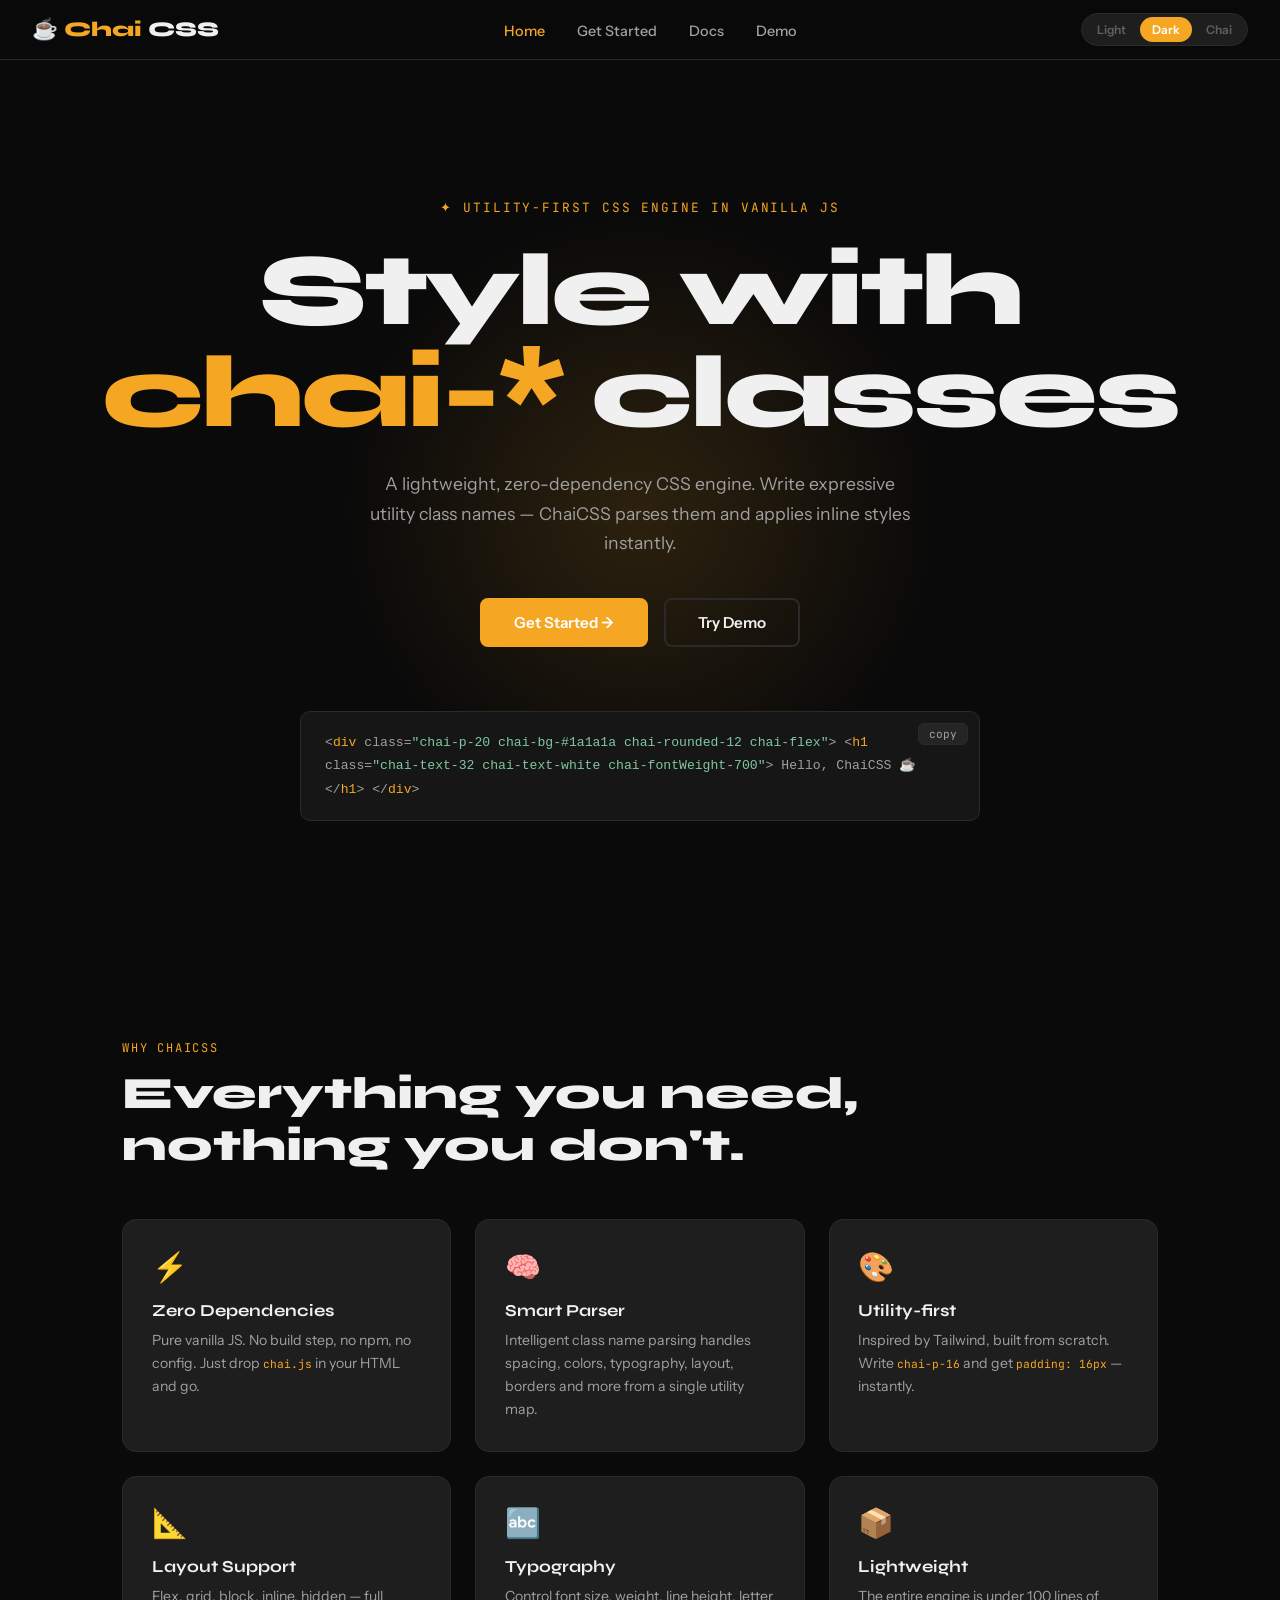
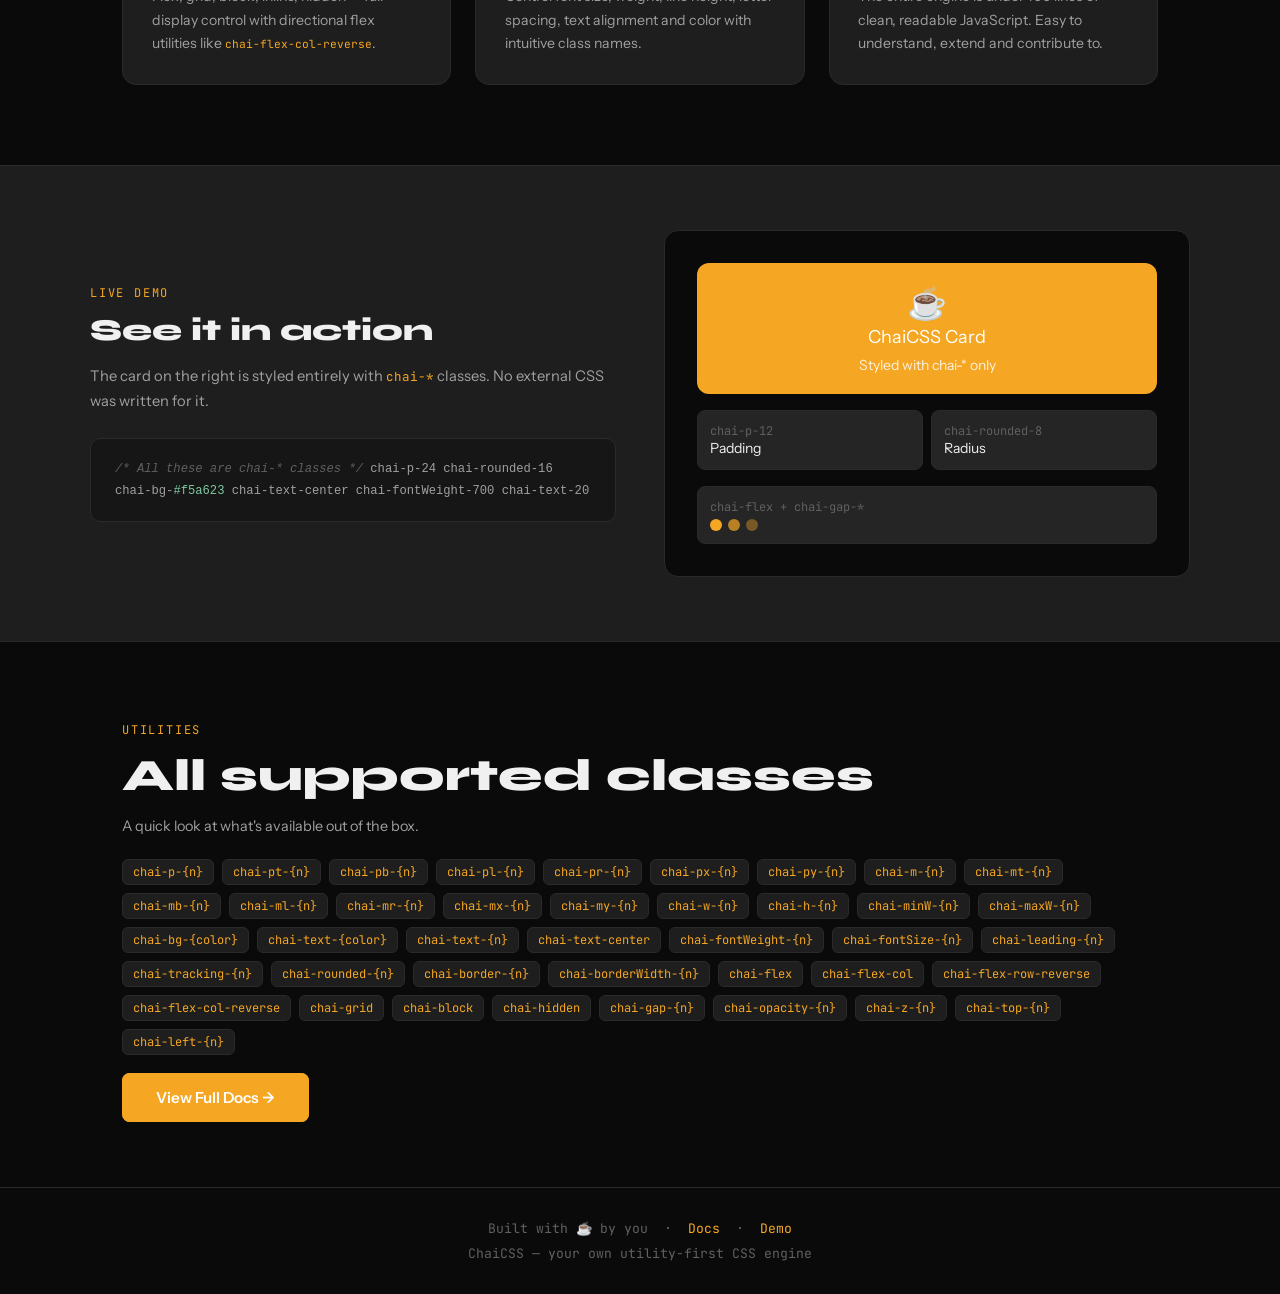
<file: index.html>
<!DOCTYPE html>
<html lang="en" data-theme="dark">
<head>
    <meta charset="UTF-8" />
    <meta name="viewport" content="width=device-width, initial-scale=1.0" />
    <title>ChaiCSS — Utility-first CSS Engine</title>
    <link rel="stylesheet" href="shared.css" />
    <style>
        /* Raw CSS only where chai-* can't handle (hover, animations, pseudo) */
        main { padding-top: 60px; }

        /* Hero */
        .hero {
            min-height: 100vh;
            display: flex;
            flex-direction: column;
            align-items: center;
            justify-content: center;
            text-align: center;
            padding: 4rem 2rem;
            position: relative;
            overflow: hidden;
        }

        .hero::before {
            content: '';
            position: absolute;
            width: 600px; height: 600px;
            background: radial-gradient(circle, var(--accent-glow) 0%, transparent 70%);
            top: 50%; left: 50%;
            transform: translate(-50%, -50%);
            pointer-events: none;
        }

        .hero-eyebrow {
            font-family: 'JetBrains Mono', monospace;
            font-size: 0.8rem;
            color: var(--accent);
            letter-spacing: 0.15em;
            text-transform: uppercase;
            margin-bottom: 1.5rem;
            animation: fadeUp 0.6s ease both;
        }

        .hero-title {
            font-family: 'Syne', sans-serif;
            font-size: clamp(3rem, 8vw, 6.5rem);
            font-weight: 800;
            line-height: 1;
            letter-spacing: -0.03em;
            color: var(--text);
            margin-bottom: 1.5rem;
            animation: fadeUp 0.6s 0.1s ease both;
        }

        .hero-title .accent { color: var(--accent); }

        .hero-sub {
            font-size: 1.1rem;
            color: var(--text2);
            max-width: 540px;
            line-height: 1.7;
            margin-bottom: 2.5rem;
            animation: fadeUp 0.6s 0.2s ease both;
        }

        .hero-actions {
            display: flex;
            gap: 1rem;
            justify-content: center;
            flex-wrap: wrap;
            animation: fadeUp 0.6s 0.3s ease both;
        }

        .btn-primary {
            background: var(--accent);
            color: #fff;
            padding: 0.8rem 2rem;
            border-radius: 8px;
            text-decoration: none;
            font-weight: 600;
            font-size: 0.95rem;
            transition: all 0.2s;
            border: 2px solid var(--accent);
        }

        .btn-primary:hover {
            background: var(--accent2);
            transform: translateY(-2px);
            box-shadow: 0 8px 24px var(--accent-glow);
        }

        .btn-secondary {
            background: transparent;
            color: var(--text);
            padding: 0.8rem 2rem;
            border-radius: 8px;
            text-decoration: none;
            font-weight: 600;
            font-size: 0.95rem;
            transition: all 0.2s;
            border: 2px solid var(--border);
        }

        .btn-secondary:hover {
            border-color: var(--accent);
            color: var(--accent);
            transform: translateY(-2px);
        }

        /* Code preview */
        .code-preview {
            margin-top: 4rem;
            width: 100%;
            max-width: 680px;
            animation: fadeUp 0.6s 0.4s ease both;
        }

        /* Features */
        .section {
            padding: 5rem 2rem;
            max-width: 1100px;
            margin: 0 auto;
        }

        .section-label {
            font-family: 'JetBrains Mono', monospace;
            font-size: 0.75rem;
            color: var(--accent);
            letter-spacing: 0.15em;
            text-transform: uppercase;
            margin-bottom: 0.75rem;
        }

        .section-title {
            font-family: 'Syne', sans-serif;
            font-size: clamp(1.8rem, 4vw, 2.8rem);
            font-weight: 800;
            color: var(--text);
            line-height: 1.15;
            margin-bottom: 3rem;
        }

        .features-grid {
            display: grid;
            grid-template-columns: repeat(auto-fit, minmax(280px, 1fr));
            gap: 1.5rem;
        }

        .feature-card {
            background: var(--surface);
            border: 1px solid var(--border);
            border-radius: 14px;
            padding: 1.8rem;
            transition: all 0.3s;
            position: relative;
            overflow: hidden;
        }

        .feature-card::before {
            content: '';
            position: absolute;
            top: 0; left: 0; right: 0;
            height: 2px;
            background: var(--accent);
            transform: scaleX(0);
            transition: transform 0.3s;
        }

        .feature-card:hover { border-color: var(--accent); transform: translateY(-4px); }
        .feature-card:hover::before { transform: scaleX(1); }

        .feature-icon {
            font-size: 1.8rem;
            margin-bottom: 1rem;
        }

        .feature-title {
            font-family: 'Syne', sans-serif;
            font-weight: 700;
            font-size: 1.05rem;
            color: var(--text);
            margin-bottom: 0.5rem;
        }

        .feature-desc {
            color: var(--text2);
            font-size: 0.88rem;
            line-height: 1.65;
        }

        /* Demo strip */
        .demo-strip {
            background: var(--surface);
            border-top: 1px solid var(--border);
            border-bottom: 1px solid var(--border);
            padding: 4rem 2rem;
        }

        .demo-grid {
            max-width: 1100px;
            margin: 0 auto;
            display: grid;
            grid-template-columns: 1fr 1fr;
            gap: 3rem;
            align-items: center;
        }

        @media (max-width: 768px) {
            .demo-grid { grid-template-columns: 1fr; }
        }

        .demo-preview {
            background: var(--bg);
            border: 1px solid var(--border);
            border-radius: 14px;
            padding: 2rem;
            display: flex;
            flex-direction: column;
            gap: 1rem;
        }

        /* Utility classes list */
        .utils-grid {
            display: flex;
            flex-wrap: wrap;
            gap: 0.5rem;
            margin-top: 1.5rem;
        }

        .util-tag {
            background: var(--surface);
            border: 1px solid var(--border);
            border-radius: 6px;
            padding: 4px 10px;
            font-family: 'JetBrains Mono', monospace;
            font-size: 0.75rem;
            color: var(--accent);
            transition: all 0.2s;
        }

        .util-tag:hover {
            background: var(--accent-glow);
            border-color: var(--accent);
        }

        /* Footer */
        footer {
            border-top: 1px solid var(--border);
            padding: 2rem;
            text-align: center;
            color: var(--text3);
            font-size: 0.82rem;
            font-family: 'JetBrains Mono', monospace;
        }

        footer a { color: var(--accent); text-decoration: none; }

        @keyframes fadeUp {
            from { opacity: 0; transform: translateY(20px); }
            to { opacity: 1; transform: translateY(0); }
        }
    </style>
</head>
<body>

<!-- NAV -->
<nav>
    <a href="index.html" class="nav-logo">☕ Chai<span>CSS</span></a>
    <ul class="nav-links">
        <li><a href="index.html" class="active">Home</a></li>
        <li><a href="getting-started.html">Get Started</a></li>
        <li><a href="docs.html">Docs</a></li>
        <li><a href="demo.html">Demo</a></li>
    </ul>
    <div class="theme-toggle">
        <button class="theme-btn" data-theme="light">Light</button>
        <button class="theme-btn active" data-theme="dark">Dark</button>
        <button class="theme-btn" data-theme="chai">Chai</button>
    </div>
</nav>

<main>
    <!-- HERO -->
    <section class="hero">
        <p class="hero-eyebrow">✦ Utility-first CSS Engine in Vanilla JS</p>
        <h1 class="hero-title">Style with<br/><span class="accent">chai-*</span> classes</h1>
        <p class="hero-sub">
            A lightweight, zero-dependency CSS engine. Write expressive utility class names — ChaiCSS parses them and applies inline styles instantly.
        </p>
        <div class="hero-actions">
            <a href="getting-started.html" class="btn-primary">Get Started →</a>
            <a href="demo.html" class="btn-secondary">Try Demo</a>
        </div>

        <div class="code-preview">
            <div class="code-block" style="text-align:left;">
                <button class="copy-btn">copy</button>
                <code>&lt;<span class="keyword">div</span> class=<span class="string">"chai-p-20 chai-bg-#1a1a1a chai-rounded-12 chai-flex"</span>&gt;
  &lt;<span class="keyword">h1</span> class=<span class="string">"chai-text-32 chai-text-white chai-fontWeight-700"</span>&gt;
    Hello, ChaiCSS ☕
  &lt;/<span class="keyword">h1</span>&gt;
&lt;/<span class="keyword">div</span>&gt;</code>
            </div>
        </div>
    </section>

    <!-- FEATURES -->
    <section class="section">
        <p class="section-label">Why ChaiCSS</p>
        <h2 class="section-title">Everything you need,<br/>nothing you don't.</h2>

        <div class="features-grid">
            <div class="feature-card">
                <div class="feature-icon">⚡</div>
                <div class="feature-title">Zero Dependencies</div>
                <div class="feature-desc">Pure vanilla JS. No build step, no npm, no config. Just drop <code style="color:var(--accent);font-family:'JetBrains Mono',monospace;font-size:0.8em">chai.js</code> in your HTML and go.</div>
            </div>
            <div class="feature-card">
                <div class="feature-icon">🧠</div>
                <div class="feature-title">Smart Parser</div>
                <div class="feature-desc">Intelligent class name parsing handles spacing, colors, typography, layout, borders and more from a single utility map.</div>
            </div>
            <div class="feature-card">
                <div class="feature-icon">🎨</div>
                <div class="feature-title">Utility-first</div>
                <div class="feature-desc">Inspired by Tailwind, built from scratch. Write <code style="color:var(--accent);font-family:'JetBrains Mono',monospace;font-size:0.8em">chai-p-16</code> and get <code style="color:var(--accent);font-family:'JetBrains Mono',monospace;font-size:0.8em">padding: 16px</code> — instantly.</div>
            </div>
            <div class="feature-card">
                <div class="feature-icon">📐</div>
                <div class="feature-title">Layout Support</div>
                <div class="feature-desc">Flex, grid, block, inline, hidden — full display control with directional flex utilities like <code style="color:var(--accent);font-family:'JetBrains Mono',monospace;font-size:0.8em">chai-flex-col-reverse</code>.</div>
            </div>
            <div class="feature-card">
                <div class="feature-icon">🔤</div>
                <div class="feature-title">Typography</div>
                <div class="feature-desc">Control font size, weight, line height, letter spacing, text alignment and color with intuitive class names.</div>
            </div>
            <div class="feature-card">
                <div class="feature-icon">📦</div>
                <div class="feature-title">Lightweight</div>
                <div class="feature-desc">The entire engine is under 100 lines of clean, readable JavaScript. Easy to understand, extend and contribute to.</div>
            </div>
        </div>
    </section>

    <!-- DEMO STRIP -->
    <div class="demo-strip">
        <div class="demo-grid">
            <div>
                <p class="section-label">Live Demo</p>
                <h2 class="section-title" style="font-size:1.9rem;margin-bottom:1rem;">See it in action</h2>
                <p style="color:var(--text2);line-height:1.7;margin-bottom:1.5rem;font-size:0.92rem;">
                    The card on the right is styled entirely with <code style="color:var(--accent);font-family:'JetBrains Mono',monospace;font-size:0.85em">chai-*</code> classes. No external CSS was written for it.
                </p>
                <div class="code-block" style="font-size:0.76rem;">
                    <code><span class="comment">/* All these are chai-* classes */</span>
chai-p-24
chai-rounded-16
chai-bg-<span class="string">#f5a623</span>
chai-text-center
chai-fontWeight-700
chai-text-20</code>
                </div>
            </div>
            <div class="demo-preview">
                <!-- Styled purely with chai-* — chai.js handles it -->
                <div class="chai-p-20 chai-rounded-12 chai-text-center" style="background:var(--accent);color:#fff;">
                    <div class="chai-text-32 chai-fontWeight-700 chai-mb-4">☕</div>
                    <div class="chai-fontWeight-700 chai-text-18 chai-mb-8">ChaiCSS Card</div>
                    <div class="chai-text-14" style="opacity:0.85">Styled with chai-* only</div>
                </div>
                <div class="chai-flex chai-gap-8" style="gap:8px;">
                    <div class="chai-p-12 chai-rounded-8 chai-flex-1" style="background:var(--surface2);border:1px solid var(--border);flex:1;">
                        <div class="chai-text-12" style="color:var(--text3);font-family:'JetBrains Mono',monospace;">chai-p-12</div>
                        <div class="chai-fontWeight-600 chai-text-14" style="color:var(--text);">Padding</div>
                    </div>
                    <div class="chai-p-12 chai-rounded-8" style="background:var(--surface2);border:1px solid var(--border);flex:1;">
                        <div class="chai-text-12" style="color:var(--text3);font-family:'JetBrains Mono',monospace;">chai-rounded-8</div>
                        <div class="chai-fontWeight-600 chai-text-14" style="color:var(--text);">Radius</div>
                    </div>
                </div>
                <div class="chai-p-12 chai-rounded-8" style="background:var(--surface2);border:1px solid var(--border);">
                    <div class="chai-text-12 chai-mb-4" style="color:var(--text3);font-family:'JetBrains Mono',monospace;">chai-flex + chai-gap-*</div>
                    <div style="display:flex;gap:6px;">
                        <span style="background:var(--accent);width:12px;height:12px;border-radius:50%;display:inline-block;"></span>
                        <span style="background:var(--accent);width:12px;height:12px;border-radius:50%;display:inline-block;opacity:0.7"></span>
                        <span style="background:var(--accent);width:12px;height:12px;border-radius:50%;display:inline-block;opacity:0.4"></span>
                    </div>
                </div>
            </div>
        </div>
    </div>

    <!-- UTILITIES -->
    <section class="section">
        <p class="section-label">Utilities</p>
        <h2 class="section-title" style="margin-bottom:1rem;">All supported classes</h2>
        <p style="color:var(--text2);margin-bottom:1.5rem;font-size:0.9rem;">A quick look at what's available out of the box.</p>
        <div class="utils-grid">
            <span class="util-tag">chai-p-{n}</span>
            <span class="util-tag">chai-pt-{n}</span>
            <span class="util-tag">chai-pb-{n}</span>
            <span class="util-tag">chai-pl-{n}</span>
            <span class="util-tag">chai-pr-{n}</span>
            <span class="util-tag">chai-px-{n}</span>
            <span class="util-tag">chai-py-{n}</span>
            <span class="util-tag">chai-m-{n}</span>
            <span class="util-tag">chai-mt-{n}</span>
            <span class="util-tag">chai-mb-{n}</span>
            <span class="util-tag">chai-ml-{n}</span>
            <span class="util-tag">chai-mr-{n}</span>
            <span class="util-tag">chai-mx-{n}</span>
            <span class="util-tag">chai-my-{n}</span>
            <span class="util-tag">chai-w-{n}</span>
            <span class="util-tag">chai-h-{n}</span>
            <span class="util-tag">chai-minW-{n}</span>
            <span class="util-tag">chai-maxW-{n}</span>
            <span class="util-tag">chai-bg-{color}</span>
            <span class="util-tag">chai-text-{color}</span>
            <span class="util-tag">chai-text-{n}</span>
            <span class="util-tag">chai-text-center</span>
            <span class="util-tag">chai-fontWeight-{n}</span>
            <span class="util-tag">chai-fontSize-{n}</span>
            <span class="util-tag">chai-leading-{n}</span>
            <span class="util-tag">chai-tracking-{n}</span>
            <span class="util-tag">chai-rounded-{n}</span>
            <span class="util-tag">chai-border-{n}</span>
            <span class="util-tag">chai-borderWidth-{n}</span>
            <span class="util-tag">chai-flex</span>
            <span class="util-tag">chai-flex-col</span>
            <span class="util-tag">chai-flex-row-reverse</span>
            <span class="util-tag">chai-flex-col-reverse</span>
            <span class="util-tag">chai-grid</span>
            <span class="util-tag">chai-block</span>
            <span class="util-tag">chai-hidden</span>
            <span class="util-tag">chai-gap-{n}</span>
            <span class="util-tag">chai-opacity-{n}</span>
            <span class="util-tag">chai-z-{n}</span>
            <span class="util-tag">chai-top-{n}</span>
            <span class="util-tag">chai-left-{n}</span>
        </div>
        <div style="margin-top:2rem;">
            <a href="docs.html" class="btn-primary">View Full Docs →</a>
        </div>
    </section>
</main>

<footer>
    <p>Built with ☕ by you &nbsp;·&nbsp; <a href="docs.html">Docs</a> &nbsp;·&nbsp; <a href="demo.html">Demo</a></p>
    <p style="margin-top:0.5rem;color:var(--text3);">ChaiCSS — your own utility-first CSS engine</p>
</footer>

<script src="theme.js"></script>
<script src="chai.js"></script>
</body>
</html>
</file>
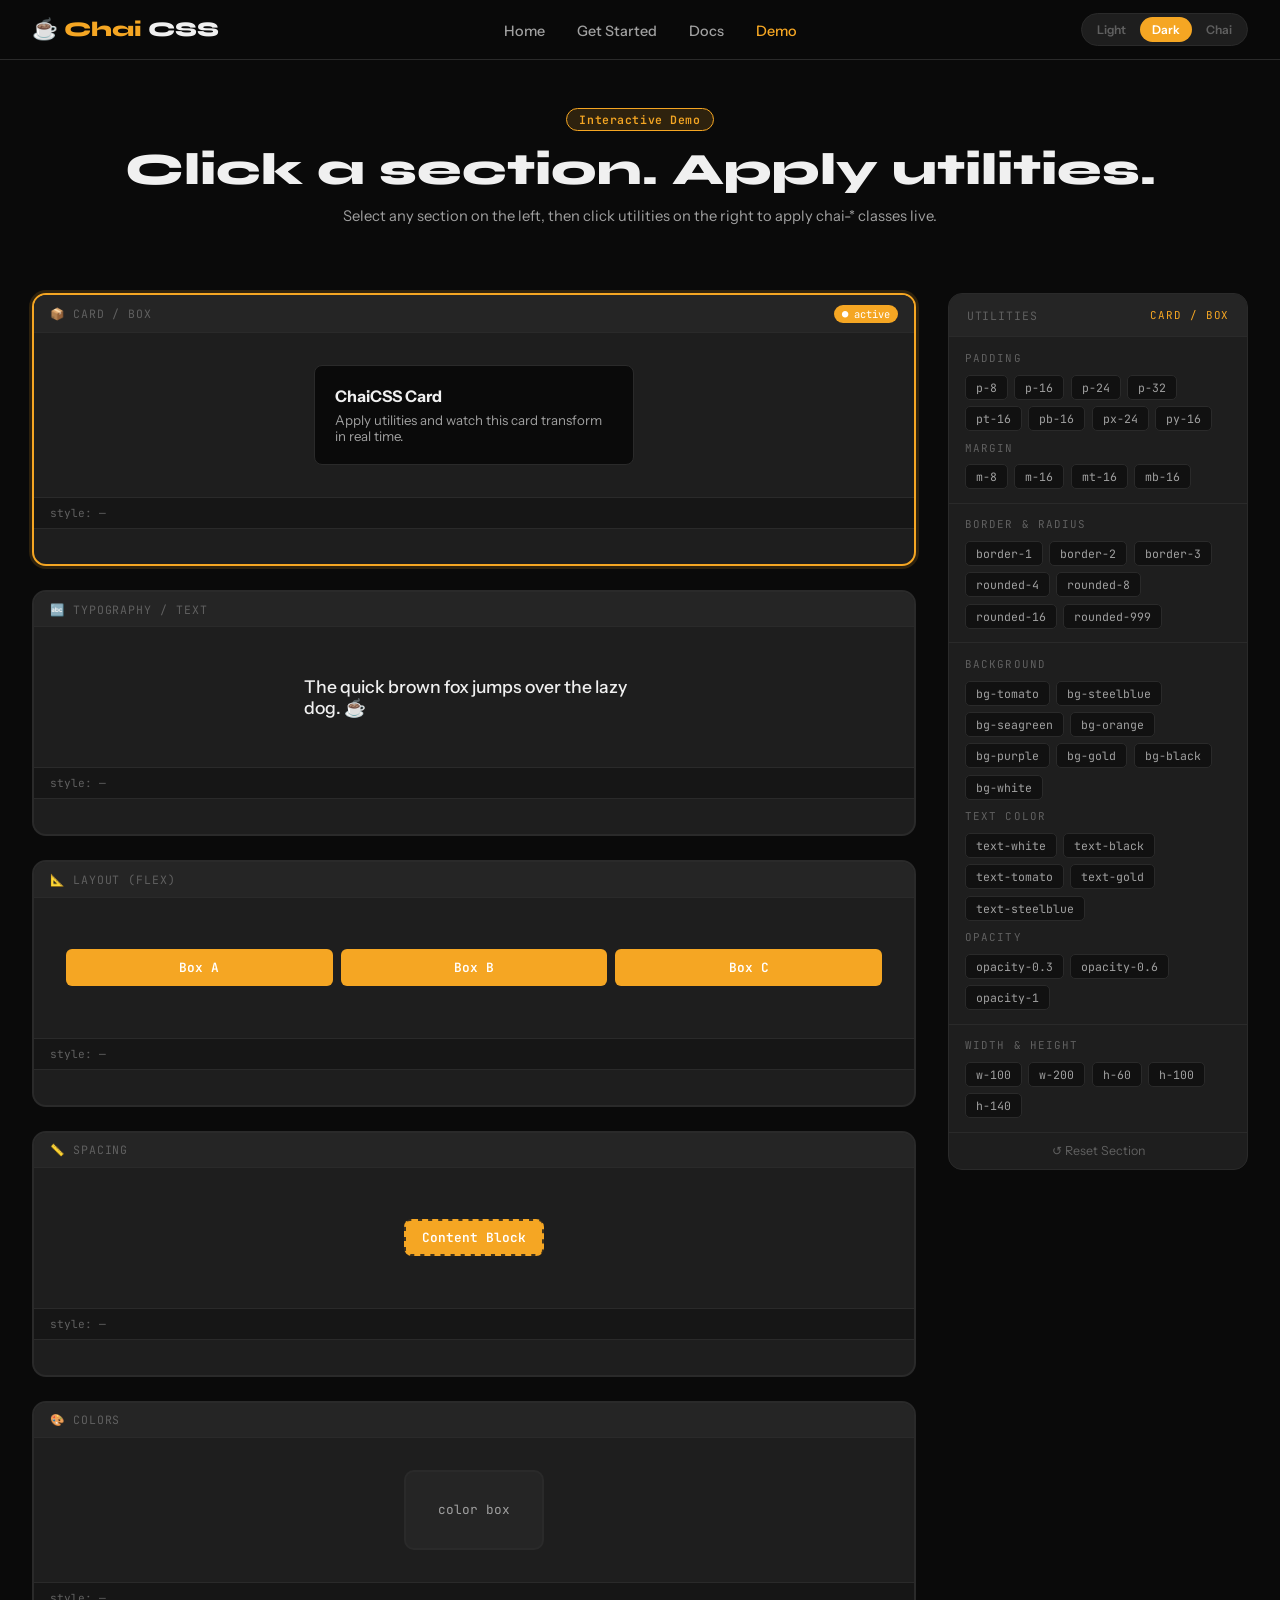
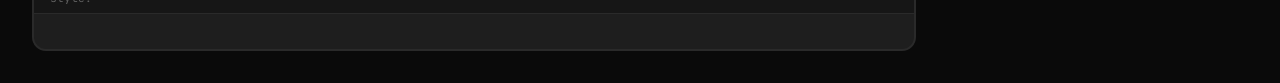
<file: demo.html>
<!DOCTYPE html>
<html lang="en" data-theme="dark">
<head>
    <meta charset="UTF-8" />
    <meta name="viewport" content="width=device-width, initial-scale=1.0" />
    <title>Demo — ChaiCSS</title>
    <link rel="stylesheet" href="shared.css" />
    <style>
        main { padding-top: 60px; }

        .demo-hero {
            text-align: center;
            padding: 3rem 2rem 2rem;
        }

        .demo-hero h1 {
            font-family: 'Syne', sans-serif;
            font-size: clamp(1.8rem, 4vw, 2.8rem);
            font-weight: 800;
            color: var(--text);
            margin: 0.75rem 0 0.5rem;
        }

        .demo-hero p {
            color: var(--text2);
            font-size: 0.92rem;
            line-height: 1.7;
        }

        /* Layout */
        .demo-wrapper {
            display: flex;
            gap: 0;
            max-width: 1300px;
            margin: 0 auto;
            padding: 2rem;
            gap: 2rem;
            align-items: flex-start;
        }

        @media (max-width: 900px) {
            .demo-wrapper { flex-direction: column; }
            .sections-col { width: 100%; }
            .controls-col { width: 100%; position: static; }
        }

        /* LEFT — Sections */
        .sections-col { flex: 1; display: flex; flex-direction: column; gap: 1.5rem; }

        .demo-section {
            background: var(--surface);
            border: 2px solid var(--border);
            border-radius: 14px;
            overflow: hidden;
            cursor: pointer;
            transition: border-color 0.2s, box-shadow 0.2s;
        }

        .demo-section:hover { border-color: var(--text3); }

        .demo-section.active {
            border-color: var(--accent);
            box-shadow: 0 0 0 3px var(--accent-glow);
        }

        .section-label-bar {
            display: flex;
            align-items: center;
            justify-content: space-between;
            padding: 0.6rem 1rem;
            background: var(--surface2);
            border-bottom: 1px solid var(--border);
        }

        .section-name {
            font-family: 'JetBrains Mono', monospace;
            font-size: 0.72rem;
            color: var(--text3);
            letter-spacing: 0.08em;
            text-transform: uppercase;
        }

        .active-pill {
            font-family: 'JetBrains Mono', monospace;
            font-size: 0.65rem;
            background: var(--accent);
            color: #fff;
            padding: 2px 8px;
            border-radius: 999px;
            display: none;
        }

        .demo-section.active .active-pill { display: inline-block; }

        .section-canvas {
            padding: 2rem;
            min-height: 140px;
            display: flex;
            align-items: center;
            justify-content: center;
        }

        /* Applied classes strip */
        .applied-strip {
            padding: 0.5rem 1rem;
            border-top: 1px solid var(--border);
            display: flex;
            flex-wrap: wrap;
            gap: 0.4rem;
            min-height: 36px;
        }

        .applied-tag {
            font-family: 'JetBrains Mono', monospace;
            font-size: 0.68rem;
            background: var(--accent-glow);
            color: var(--accent);
            border: 1px solid var(--accent);
            padding: 2px 8px;
            border-radius: 4px;
            display: flex;
            align-items: center;
            gap: 4px;
        }

        .applied-tag .remove {
            cursor: pointer;
            opacity: 0.6;
            font-size: 0.75rem;
            line-height: 1;
        }

        .applied-tag .remove:hover { opacity: 1; }

        /* RIGHT — Controls */
        .controls-col {
            width: 300px;
            flex-shrink: 0;
            position: sticky;
            top: 80px;
        }

        .controls-box {
            background: var(--surface);
            border: 1px solid var(--border);
            border-radius: 14px;
            overflow: hidden;
        }

        .controls-header {
            padding: 0.85rem 1.1rem;
            background: var(--surface2);
            border-bottom: 1px solid var(--border);
            font-family: 'JetBrains Mono', monospace;
            font-size: 0.72rem;
            color: var(--text3);
            letter-spacing: 0.08em;
            text-transform: uppercase;
            display: flex;
            align-items: center;
            justify-content: space-between;
        }

        .selected-indicator {
            font-size: 0.68rem;
            color: var(--accent);
            font-family: 'JetBrains Mono', monospace;
        }

        .utility-group { padding: 0.85rem 1rem; border-bottom: 1px solid var(--border); }
        .utility-group:last-child { border-bottom: none; }

        .group-title {
            font-size: 0.68rem;
            font-family: 'JetBrains Mono', monospace;
            color: var(--text3);
            letter-spacing: 0.1em;
            text-transform: uppercase;
            margin-bottom: 0.6rem;
        }

        .utility-btns {
            display: flex;
            flex-wrap: wrap;
            gap: 0.4rem;
        }

        .util-btn {
            font-family: 'JetBrains Mono', monospace;
            font-size: 0.72rem;
            background: var(--bg2);
            border: 1px solid var(--border);
            color: var(--text2);
            padding: 4px 10px;
            border-radius: 5px;
            cursor: pointer;
            transition: all 0.15s;
            user-select: none;
        }

        .util-btn:hover { background: var(--accent-glow); border-color: var(--accent); color: var(--accent); }
        .util-btn.applied { background: var(--accent-glow); border-color: var(--accent); color: var(--accent); font-weight: 600; }

        /* Reset */
        .reset-all-btn {
            width: 100%;
            padding: 0.65rem;
            background: transparent;
            border: none;
            border-top: 1px solid var(--border);
            color: var(--text3);
            font-size: 0.78rem;
            cursor: pointer;
            font-family: 'Instrument Sans', sans-serif;
            transition: color 0.2s;
        }

        .reset-all-btn:hover { color: #ff6b6b; }

        /* No section selected state */
        .no-selection {
            text-align: center;
            padding: 2rem 1rem;
            color: var(--text3);
            font-size: 0.82rem;
            line-height: 1.6;
        }

        .no-selection span { font-size: 1.5rem; display: block; margin-bottom: 0.5rem; }

        /* Demo elements inside canvases */
        .demo-card-el {
            background: var(--bg);
            border: 1px solid var(--border);
            border-radius: 8px;
            padding: 1.25rem;
            width: 100%;
            max-width: 320px;
            transition: all 0.3s;
        }

        .demo-text-el {
            color: var(--text);
            font-size: 1.1rem;
            font-weight: 500;
            transition: all 0.3s;
            text-align: left;
            width: 100%;
            max-width: 340px;
        }

        .demo-layout-el {
            display: flex;
            gap: 8px;
            width: 100%;
            transition: all 0.3s;
        }

        .demo-layout-child {
            background: var(--accent);
            color: #fff;
            padding: 10px 14px;
            border-radius: 6px;
            font-size: 0.8rem;
            font-weight: 600;
            font-family: 'JetBrains Mono', monospace;
            flex: 1;
            text-align: center;
        }

        .demo-spacing-el {
            background: var(--accent-glow);
            border: 2px dashed var(--accent);
            border-radius: 8px;
            transition: all 0.3s;
            display: inline-block;
        }

        .demo-spacing-inner {
            background: var(--accent);
            color: #fff;
            border-radius: 4px;
            font-size: 0.8rem;
            font-weight: 600;
            font-family: 'JetBrains Mono', monospace;
            padding: 8px 16px;
        }

        .demo-color-el {
            width: 140px;
            height: 80px;
            border-radius: 10px;
            background: var(--surface2);
            border: 2px solid var(--border);
            display: flex;
            align-items: center;
            justify-content: center;
            font-size: 0.8rem;
            font-family: 'JetBrains Mono', monospace;
            color: var(--text2);
            transition: all 0.3s;
        }

        /* Inline style display */
        .inline-style-bar {
            background: var(--code-bg);
            border-top: 1px solid var(--border);
            padding: 0.5rem 1rem;
            font-family: 'JetBrains Mono', monospace;
            font-size: 0.7rem;
            color: var(--text3);
            white-space: nowrap;
            overflow-x: auto;
        }

        .inline-style-bar .highlight { color: var(--accent); }
    </style>
</head>
<body>

<nav>
    <a href="index.html" class="nav-logo">☕ Chai<span>CSS</span></a>
    <ul class="nav-links">
        <li><a href="index.html">Home</a></li>
        <li><a href="getting-started.html">Get Started</a></li>
        <li><a href="docs.html">Docs</a></li>
        <li><a href="demo.html" class="active">Demo</a></li>
    </ul>
    <div class="theme-toggle">
        <button class="theme-btn" data-theme="light">Light</button>
        <button class="theme-btn active" data-theme="dark">Dark</button>
        <button class="theme-btn" data-theme="chai">Chai</button>
    </div>
</nav>

<main>
    <div class="demo-hero">
        <span class="badge">Interactive Demo</span>
        <h1>Click a section. Apply utilities.</h1>
        <p>Select any section on the left, then click utilities on the right to apply chai-* classes live.</p>
    </div>

    <div class="demo-wrapper">

        <!-- LEFT: Sections -->
        <div class="sections-col">

            <!-- 1. Card -->
            <div class="demo-section" data-section="card" onclick="selectSection('card')">
                <div class="section-label-bar">
                    <span class="section-name">📦 Card / Box</span>
                    <span class="active-pill">● active</span>
                </div>
                <div class="section-canvas">
                    <div class="demo-card-el" id="target-card">
                        <div style="font-weight:700;font-size:1rem;margin-bottom:6px;">ChaiCSS Card</div>
                        <div style="font-size:0.83rem;color:var(--text2);">Apply utilities and watch this card transform in real time.</div>
                    </div>
                </div>
                <div class="inline-style-bar" id="style-bar-card">style: —</div>
                <div class="applied-strip" id="strip-card"></div>
            </div>

            <!-- 2. Typography -->
            <div class="demo-section" data-section="text" onclick="selectSection('text')">
                <div class="section-label-bar">
                    <span class="section-name">🔤 Typography / Text</span>
                    <span class="active-pill">● active</span>
                </div>
                <div class="section-canvas">
                    <div class="demo-text-el" id="target-text">
                        The quick brown fox jumps over the lazy dog. ☕
                    </div>
                </div>
                <div class="inline-style-bar" id="style-bar-text">style: —</div>
                <div class="applied-strip" id="strip-text"></div>
            </div>

            <!-- 3. Layout -->
            <div class="demo-section" data-section="layout" onclick="selectSection('layout')">
                <div class="section-label-bar">
                    <span class="section-name">📐 Layout (Flex)</span>
                    <span class="active-pill">● active</span>
                </div>
                <div class="section-canvas">
                    <div class="demo-layout-el" id="target-layout">
                        <div class="demo-layout-child">Box A</div>
                        <div class="demo-layout-child">Box B</div>
                        <div class="demo-layout-child">Box C</div>
                    </div>
                </div>
                <div class="inline-style-bar" id="style-bar-layout">style: —</div>
                <div class="applied-strip" id="strip-layout"></div>
            </div>

            <!-- 4. Spacing -->
            <div class="demo-section" data-section="spacing" onclick="selectSection('spacing')">
                <div class="section-label-bar">
                    <span class="section-name">📏 Spacing</span>
                    <span class="active-pill">● active</span>
                </div>
                <div class="section-canvas">
                    <div class="demo-spacing-el" id="target-spacing">
                        <div class="demo-spacing-inner">Content Block</div>
                    </div>
                </div>
                <div class="inline-style-bar" id="style-bar-spacing">style: —</div>
                <div class="applied-strip" id="strip-spacing"></div>
            </div>

            <!-- 5. Colors -->
            <div class="demo-section" data-section="colors" onclick="selectSection('colors')">
                <div class="section-label-bar">
                    <span class="section-name">🎨 Colors</span>
                    <span class="active-pill">● active</span>
                </div>
                <div class="section-canvas">
                    <div class="demo-color-el" id="target-colors">color box</div>
                </div>
                <div class="inline-style-bar" id="style-bar-colors">style: —</div>
                <div class="applied-strip" id="strip-colors"></div>
            </div>

        </div>

        <!-- RIGHT: Controls -->
        <div class="controls-col">
            <div class="controls-box">
                <div class="controls-header">
                    <span>Utilities</span>
                    <span class="selected-indicator" id="selectedLabel">← select a section</span>
                </div>

                <div id="no-selection" class="no-selection">
                    <span>👆</span>
                    Click any section on the left to start applying utilities
                </div>

                <div id="utility-panels" style="display:none;">

                    <!-- Spacing group -->
                    <div class="utility-group" id="group-spacing" style="display:none;">
                        <div class="group-title">Padding</div>
                        <div class="utility-btns">
                            <button class="util-btn" data-class="chai-p-8">p-8</button>
                            <button class="util-btn" data-class="chai-p-16">p-16</button>
                            <button class="util-btn" data-class="chai-p-24">p-24</button>
                            <button class="util-btn" data-class="chai-p-32">p-32</button>
                            <button class="util-btn" data-class="chai-pt-16">pt-16</button>
                            <button class="util-btn" data-class="chai-pb-16">pb-16</button>
                            <button class="util-btn" data-class="chai-px-24">px-24</button>
                            <button class="util-btn" data-class="chai-py-16">py-16</button>
                        </div>
                        <div class="group-title" style="margin-top:0.6rem;">Margin</div>
                        <div class="utility-btns">
                            <button class="util-btn" data-class="chai-m-8">m-8</button>
                            <button class="util-btn" data-class="chai-m-16">m-16</button>
                            <button class="util-btn" data-class="chai-mt-16">mt-16</button>
                            <button class="util-btn" data-class="chai-mb-16">mb-16</button>
                        </div>
                    </div>

                    <!-- Border group -->
                    <div class="utility-group" id="group-border" style="display:none;">
                        <div class="group-title">Border & Radius</div>
                        <div class="utility-btns">
                            <button class="util-btn" data-class="chai-border-1">border-1</button>
                            <button class="util-btn" data-class="chai-border-2">border-2</button>
                            <button class="util-btn" data-class="chai-border-3">border-3</button>
                            <button class="util-btn" data-class="chai-rounded-4">rounded-4</button>
                            <button class="util-btn" data-class="chai-rounded-8">rounded-8</button>
                            <button class="util-btn" data-class="chai-rounded-16">rounded-16</button>
                            <button class="util-btn" data-class="chai-rounded-999">rounded-999</button>
                        </div>
                    </div>

                    <!-- Typography group -->
                    <div class="utility-group" id="group-typography" style="display:none;">
                        <div class="group-title">Font Size</div>
                        <div class="utility-btns">
                            <button class="util-btn" data-class="chai-text-12">text-12</button>
                            <button class="util-btn" data-class="chai-text-16">text-16</button>
                            <button class="util-btn" data-class="chai-text-20">text-20</button>
                            <button class="util-btn" data-class="chai-text-28">text-28</button>
                            <button class="util-btn" data-class="chai-text-36">text-36</button>
                        </div>
                        <div class="group-title" style="margin-top:0.6rem;">Font Weight</div>
                        <div class="utility-btns">
                            <button class="util-btn" data-class="chai-fontWeight-400">fw-400</button>
                            <button class="util-btn" data-class="chai-fontWeight-600">fw-600</button>
                            <button class="util-btn" data-class="chai-fontWeight-700">fw-700</button>
                            <button class="util-btn" data-class="chai-fontWeight-800">fw-800</button>
                        </div>
                        <div class="group-title" style="margin-top:0.6rem;">Alignment</div>
                        <div class="utility-btns">
                            <button class="util-btn" data-class="chai-text-left">left</button>
                            <button class="util-btn" data-class="chai-text-center">center</button>
                            <button class="util-btn" data-class="chai-text-right">right</button>
                        </div>
                        <div class="group-title" style="margin-top:0.6rem;">Line Height</div>
                        <div class="utility-btns">
                            <button class="util-btn" data-class="chai-leading-16">leading-16</button>
                            <button class="util-btn" data-class="chai-leading-24">leading-24</button>
                            <button class="util-btn" data-class="chai-leading-32">leading-32</button>
                        </div>
                    </div>

                    <!-- Colors group -->
                    <div class="utility-group" id="group-colors" style="display:none;">
                        <div class="group-title">Background</div>
                        <div class="utility-btns">
                            <button class="util-btn" data-class="chai-bg-tomato">bg-tomato</button>
                            <button class="util-btn" data-class="chai-bg-steelblue">bg-steelblue</button>
                            <button class="util-btn" data-class="chai-bg-seagreen">bg-seagreen</button>
                            <button class="util-btn" data-class="chai-bg-orange">bg-orange</button>
                            <button class="util-btn" data-class="chai-bg-purple">bg-purple</button>
                            <button class="util-btn" data-class="chai-bg-gold">bg-gold</button>
                            <button class="util-btn" data-class="chai-bg-black">bg-black</button>
                            <button class="util-btn" data-class="chai-bg-white">bg-white</button>
                        </div>
                        <div class="group-title" style="margin-top:0.6rem;">Text Color</div>
                        <div class="utility-btns">
                            <button class="util-btn" data-class="chai-text-white">text-white</button>
                            <button class="util-btn" data-class="chai-text-black">text-black</button>
                            <button class="util-btn" data-class="chai-text-tomato">text-tomato</button>
                            <button class="util-btn" data-class="chai-text-gold">text-gold</button>
                            <button class="util-btn" data-class="chai-text-steelblue">text-steelblue</button>
                        </div>
                        <div class="group-title" style="margin-top:0.6rem;">Opacity</div>
                        <div class="utility-btns">
                            <button class="util-btn" data-class="chai-opacity-0.3">opacity-0.3</button>
                            <button class="util-btn" data-class="chai-opacity-0.6">opacity-0.6</button>
                            <button class="util-btn" data-class="chai-opacity-1">opacity-1</button>
                        </div>
                    </div>

                    <!-- Layout group -->
                    <div class="utility-group" id="group-layout" style="display:none;">
                        <div class="group-title">Display</div>
                        <div class="utility-btns">
                            <button class="util-btn" data-class="chai-flex">flex</button>
                            <button class="util-btn" data-class="chai-block">block</button>
                            <button class="util-btn" data-class="chai-hidden">hidden</button>
                        </div>
                        <div class="group-title" style="margin-top:0.6rem;">Flex Direction</div>
                        <div class="utility-btns">
                            <button class="util-btn" data-class="chai-flex-row">flex-row</button>
                            <button class="util-btn" data-class="chai-flex-col">flex-col</button>
                            <button class="util-btn" data-class="chai-flex-row-reverse">row-reverse</button>
                            <button class="util-btn" data-class="chai-flex-col-reverse">col-reverse</button>
                        </div>
                        <div class="group-title" style="margin-top:0.6rem;">Gap</div>
                        <div class="utility-btns">
                            <button class="util-btn" data-class="chai-gap-4">gap-4</button>
                            <button class="util-btn" data-class="chai-gap-12">gap-12</button>
                            <button class="util-btn" data-class="chai-gap-24">gap-24</button>
                        </div>
                    </div>

                    <!-- Sizing group -->
                    <div class="utility-group" id="group-sizing" style="display:none;">
                        <div class="group-title">Width & Height</div>
                        <div class="utility-btns">
                            <button class="util-btn" data-class="chai-w-100">w-100</button>
                            <button class="util-btn" data-class="chai-w-200">w-200</button>
                            <button class="util-btn" data-class="chai-h-60">h-60</button>
                            <button class="util-btn" data-class="chai-h-100">h-100</button>
                            <button class="util-btn" data-class="chai-h-140">h-140</button>
                        </div>
                    </div>

                </div>

                <button class="reset-all-btn" id="resetBtn" onclick="resetSection()">↺ Reset Section</button>
            </div>
        </div>
    </div>
</main>

<script src="theme.js"></script>
<script src="chai.js"></script>
<script>
// Section → which groups to show + which target element
const SECTION_CONFIG = {
    card:    { label: 'card / box',    groups: ['spacing', 'border', 'colors', 'sizing'] },
    text:    { label: 'typography',    groups: ['typography', 'colors'] },
    layout:  { label: 'layout',        groups: ['layout', 'spacing'] },
    spacing: { label: 'spacing',       groups: ['spacing', 'border'] },
    colors:  { label: 'colors',        groups: ['colors', 'sizing'] },
};

let activeSection = null;

// Track applied classes per section: { sectionId: Set of classNames }
const appliedClasses = {
    card: new Set(),
    text: new Set(),
    layout: new Set(),
    spacing: new Set(),
    colors: new Set(),
};

function selectSection(id) {
    // Deactivate previous
    document.querySelectorAll('.demo-section').forEach(s => s.classList.remove('active'));
    // Activate new
    document.querySelector(`[data-section="${id}"]`).classList.add('active');
    activeSection = id;

    // Update label
    document.getElementById('selectedLabel').textContent = SECTION_CONFIG[id].label;

    // Show/hide groups
    document.getElementById('no-selection').style.display = 'none';
    document.getElementById('utility-panels').style.display = 'block';

    const allGroups = ['spacing', 'border', 'typography', 'colors', 'layout', 'sizing'];
    allGroups.forEach(g => {
        document.getElementById('group-' + g).style.display =
            SECTION_CONFIG[id].groups.includes(g) ? 'block' : 'none';
    });

    // Sync button states with already applied classes
    syncButtonStates(id);
}

function getTarget(id) {
    return document.getElementById('target-' + id);
}

function updateStyleBar(id) {
    const el = getTarget(id);
    const style = el.style.cssText;
    const bar = document.getElementById('style-bar-' + id);
    bar.innerHTML = style
        ? `<span style="color:var(--text3)">style:</span> <span class="highlight">${style}</span>`
        : `<span style="color:var(--text3)">style: —</span>`;
}

function updateStrip(id) {
    const strip = document.getElementById('strip-' + id);
    strip.innerHTML = '';
    appliedClasses[id].forEach(cls => {
        const tag = document.createElement('span');
        tag.className = 'applied-tag';
        tag.innerHTML = `${cls} <span class="remove" onclick="removeChaiClass('${id}','${cls}')">✕</span>`;
        strip.appendChild(tag);
    });
}

function syncButtonStates(id) {
    document.querySelectorAll('.util-btn').forEach(btn => {
        btn.classList.toggle('applied', appliedClasses[id].has(btn.dataset.class));
    });
}

function applyChaiClass(cls) {
    if (!activeSection) return;
    const el = getTarget(activeSection);

    // Remove conflicting classes in same "group" before applying
    // e.g. only one bg-, one text-size, one text-align etc.
    const prefix = getClassPrefix(cls);
    if (prefix) {
        appliedClasses[activeSection].forEach(existing => {
            if (getClassPrefix(existing) === prefix && existing !== cls) {
                appliedClasses[activeSection].delete(existing);
                el.classList.remove(existing);
            }
        });
    }

    const isApplied = appliedClasses[activeSection].has(cls);
    if (isApplied) {
        // Toggle off
        appliedClasses[activeSection].delete(cls);
        el.classList.remove(cls);
    } else {
        appliedClasses[activeSection].add(cls);
        el.classList.add(cls);
    }

    // Re-run chai engine on this element
    ApplyStyle(el);
    updateStyleBar(activeSection);
    updateStrip(activeSection);
    syncButtonStates(activeSection);
}

function getClassPrefix(cls) {
    // Returns a "conflict group" key so mutually exclusive classes replace each other
    if (/^chai-bg-/.test(cls)) return 'bg';
    if (/^chai-text-(left|right|center|justify|start|end)$/.test(cls)) return 'text-align';
    if (/^chai-text-\d+$/.test(cls)) return 'text-size';
    if (/^chai-fontWeight-/.test(cls)) return 'fontWeight';
    if (/^chai-leading-/.test(cls)) return 'leading';
    if (/^chai-opacity-/.test(cls)) return 'opacity';
    if (/^chai-flex-(row|col)/.test(cls)) return 'flex-dir';
    if (/^chai-gap-/.test(cls)) return 'gap';
    if (/^chai-p-\d+$/.test(cls)) return 'p';
    if (/^chai-rounded-/.test(cls)) return 'rounded';
    if (/^chai-border-\d+$/.test(cls)) return 'border';
    if (/^chai-w-/.test(cls)) return 'w';
    if (/^chai-h-/.test(cls)) return 'h';
    return null;
}

function removeChaiClass(id, cls) {
    const el = getTarget(id);
    appliedClasses[id].delete(cls);
    el.classList.remove(cls);
    // Reset that specific style property by re-running without it
    el.removeAttribute('style');
    appliedClasses[id].forEach(c => el.classList.add(c));
    ApplyStyle(el);
    updateStyleBar(id);
    updateStrip(id);
    if (activeSection === id) syncButtonStates(id);
}

function resetSection() {
    if (!activeSection) return;
    const el = getTarget(activeSection);
    appliedClasses[activeSection].clear();
    el.removeAttribute('style');
    el.className = el.className.split(' ').filter(c => !c.startsWith('chai-')).join(' ');
    updateStyleBar(activeSection);
    updateStrip(activeSection);
    syncButtonStates(activeSection);
}

// Wire all utility buttons
document.querySelectorAll('.util-btn').forEach(btn => {
    btn.addEventListener('click', () => applyChaiClass(btn.dataset.class));
});

// Select first section by default
selectSection('card');
</script>
</body>
</html>
</file>
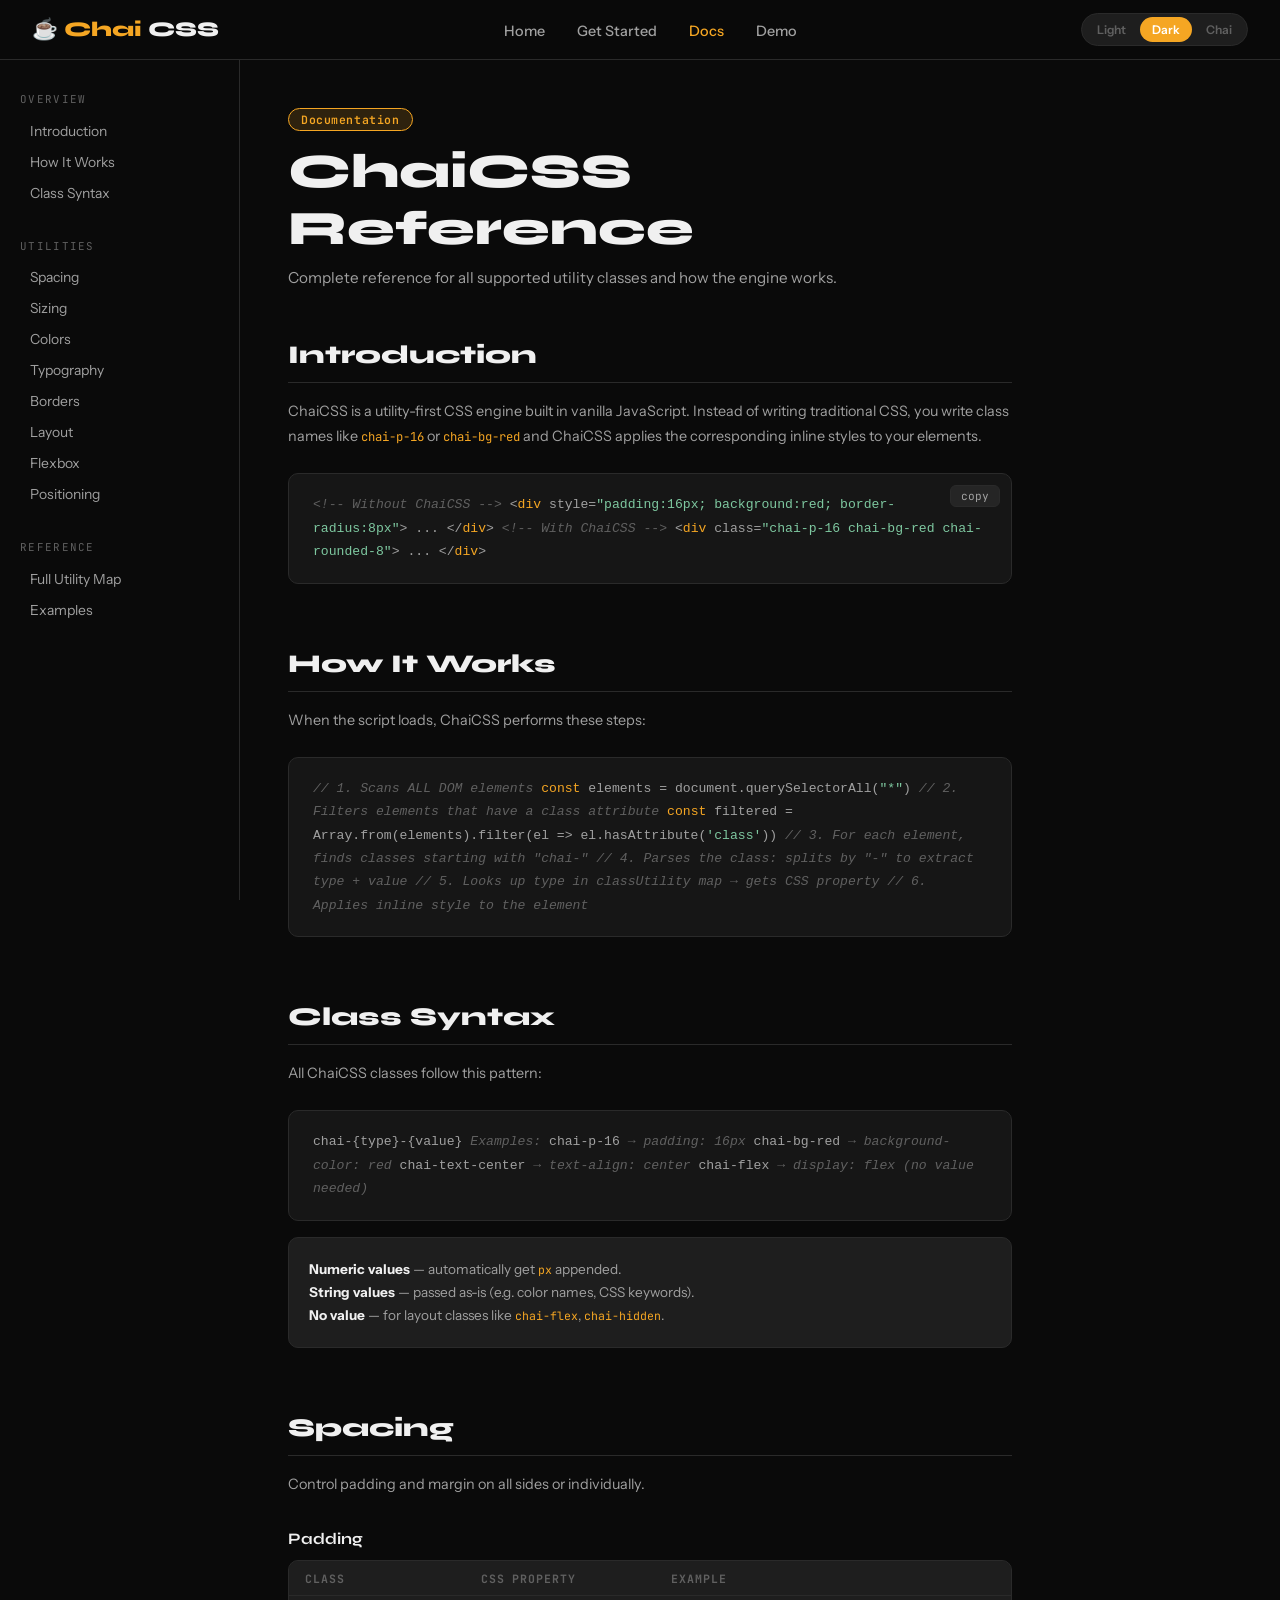
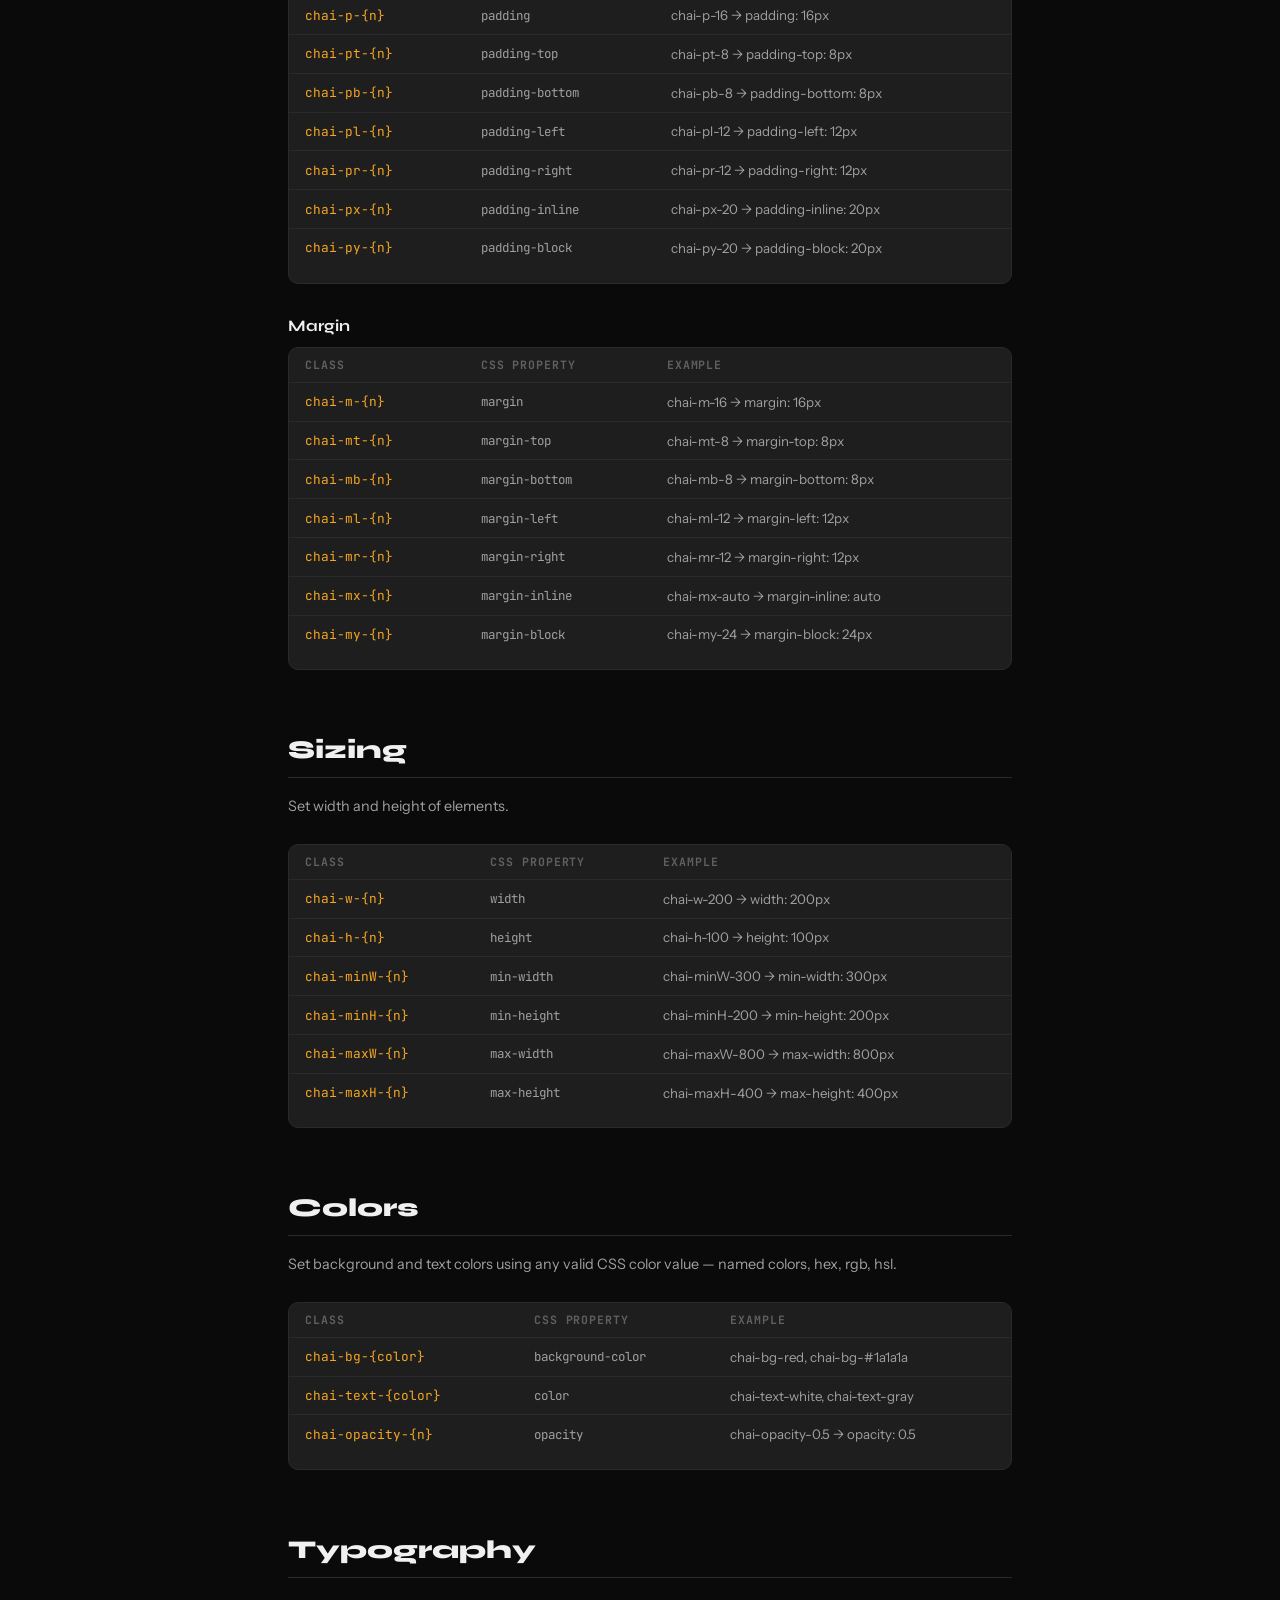
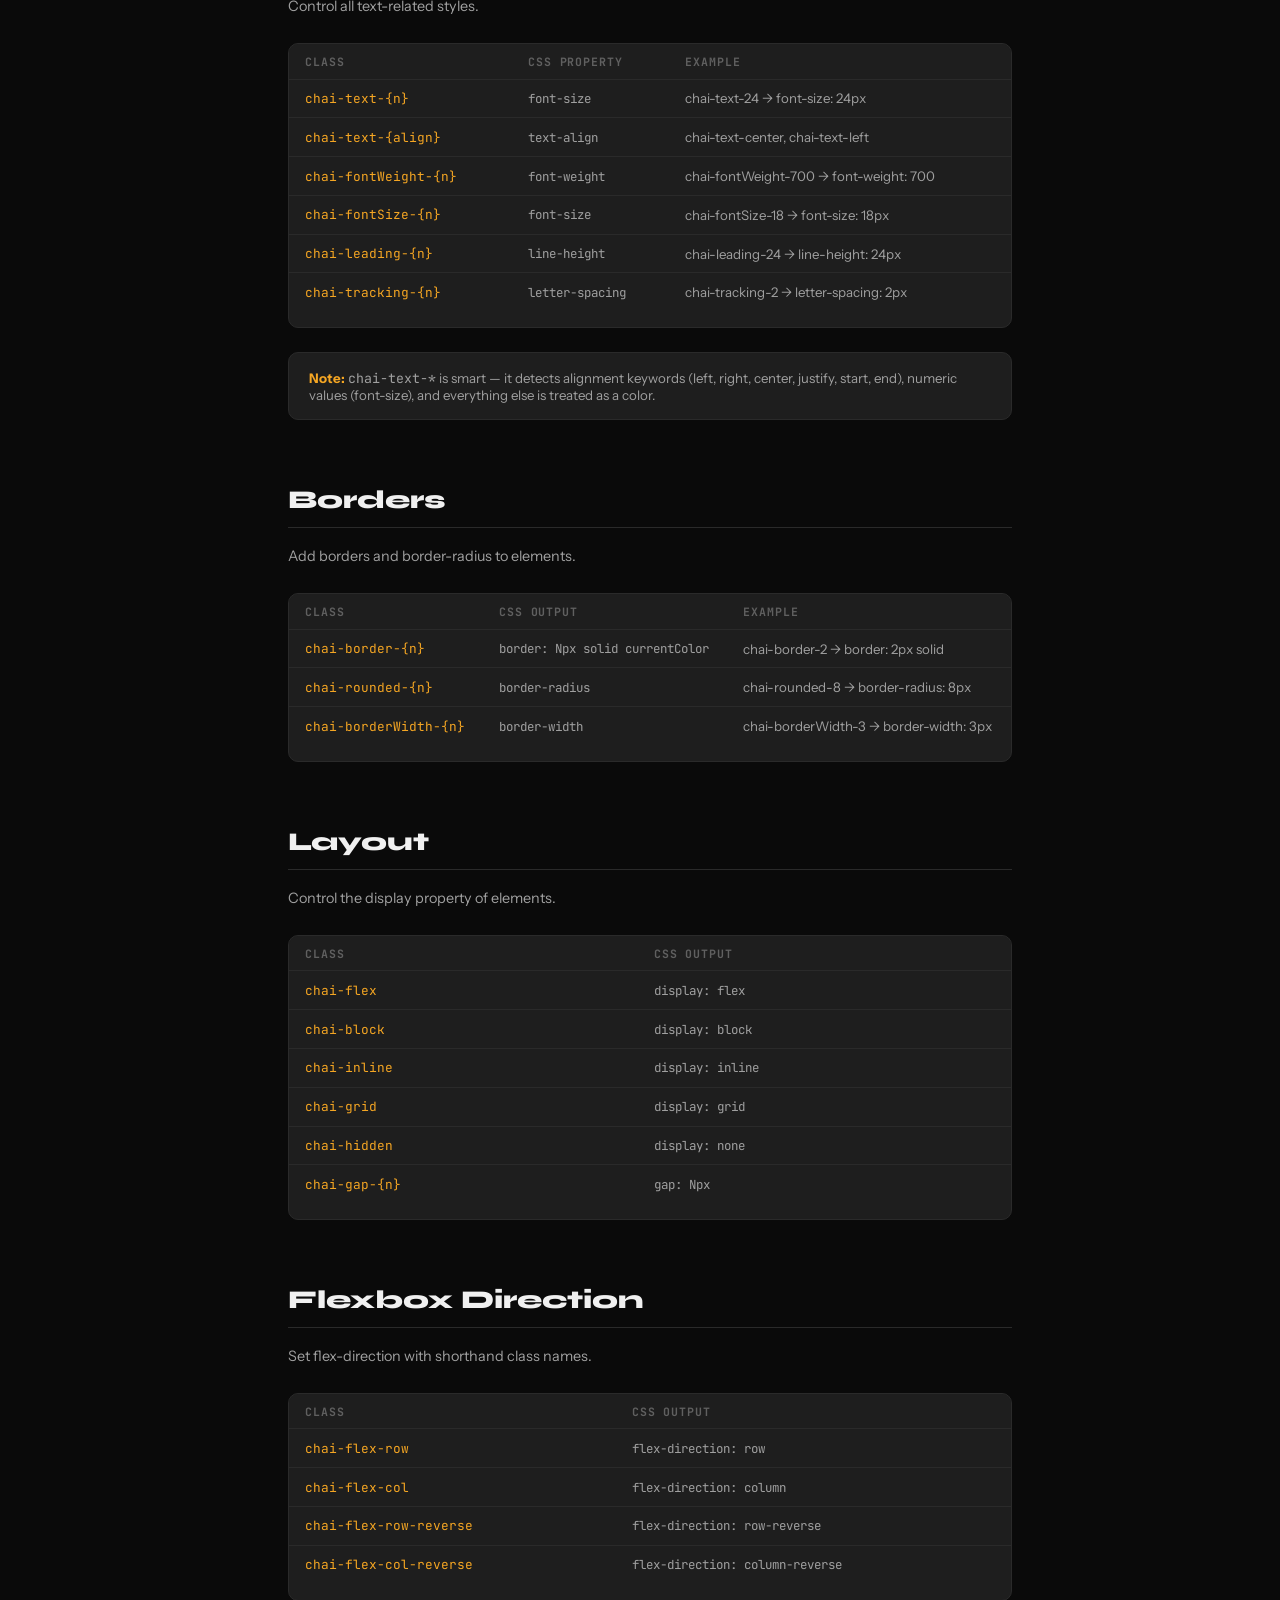
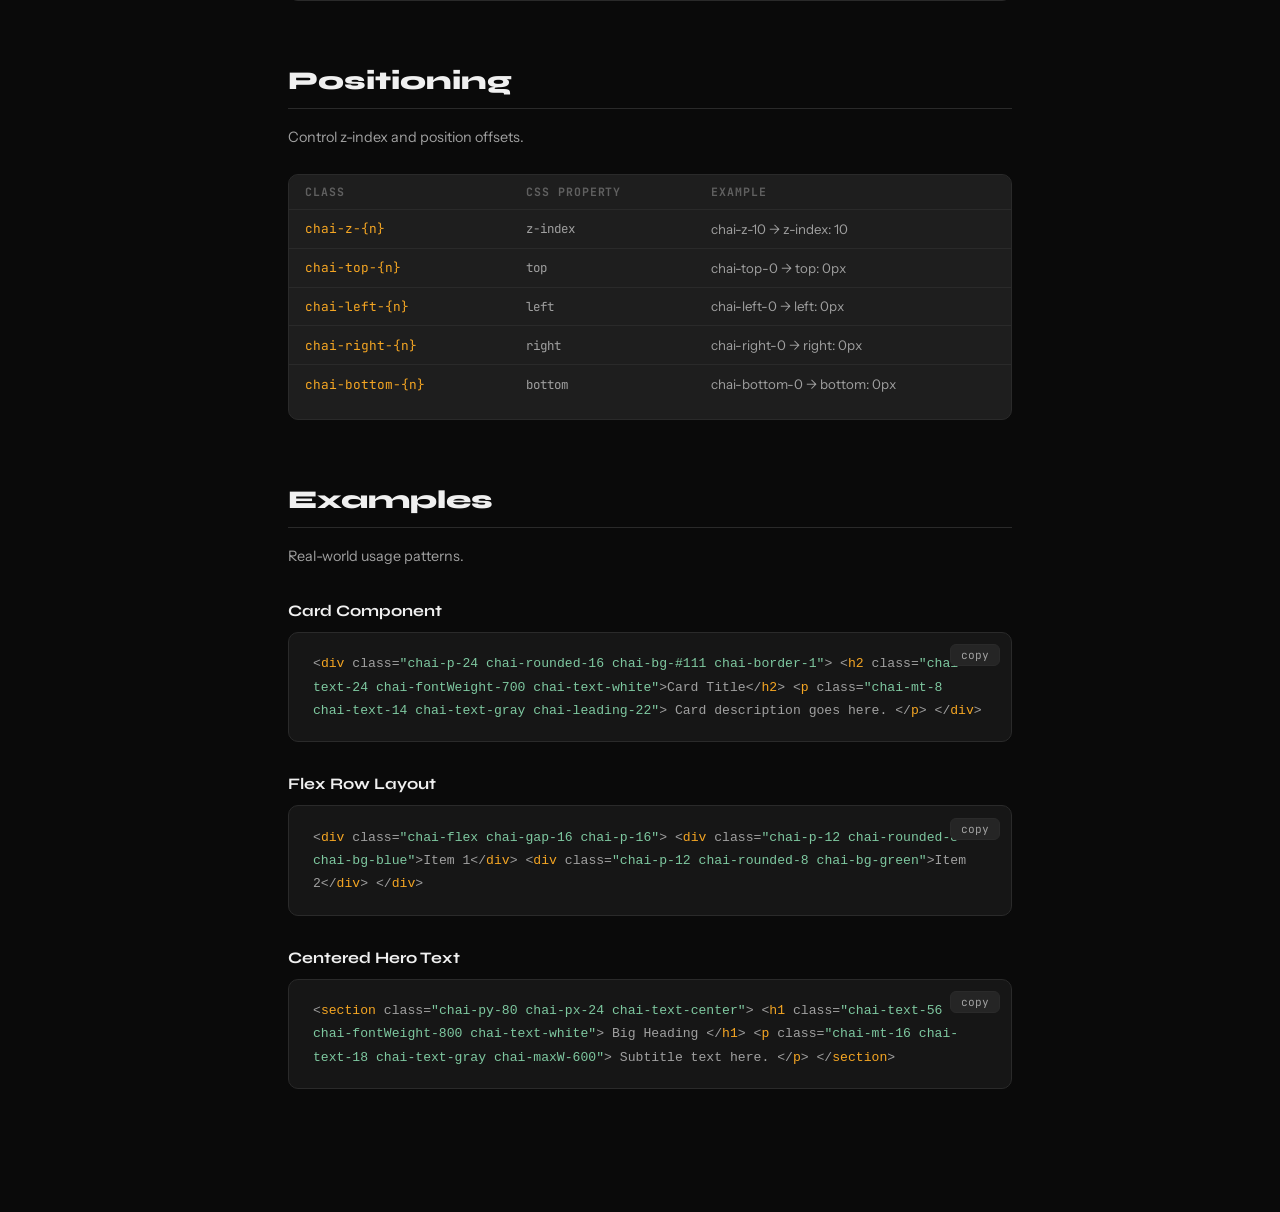
<file: docs.html>
<!DOCTYPE html>
<html lang="en" data-theme="dark">
<head>
    <meta charset="UTF-8" />
    <meta name="viewport" content="width=device-width, initial-scale=1.0" />
    <title>Docs — ChaiCSS</title>
    <link rel="stylesheet" href="shared.css" />
    <style>
        main { padding-top: 60px; display: flex; }

        /* Sidebar */
        .sidebar {
            width: 240px;
            flex-shrink: 0;
            position: sticky;
            top: 60px;
            height: calc(100vh - 60px);
            overflow-y: auto;
            border-right: 1px solid var(--border);
            padding: 2rem 0;
        }

        .sidebar-group { margin-bottom: 2rem; padding: 0 1.25rem; }

        .sidebar-label {
            font-family: 'JetBrains Mono', monospace;
            font-size: 0.68rem;
            letter-spacing: 0.12em;
            text-transform: uppercase;
            color: var(--text3);
            margin-bottom: 0.6rem;
        }

        .sidebar-link {
            display: block;
            padding: 6px 10px;
            border-radius: 6px;
            color: var(--text2);
            text-decoration: none;
            font-size: 0.87rem;
            transition: all 0.15s;
            margin-bottom: 2px;
        }

        .sidebar-link:hover { color: var(--accent); background: var(--accent-glow); }
        .sidebar-link.active { color: var(--accent); background: var(--accent-glow); font-weight: 600; }

        /* Content */
        .doc-content {
            flex: 1;
            padding: 3rem 3rem 5rem;
            max-width: 820px;
            overflow-x: hidden;
        }

        @media (max-width: 768px) {
            .sidebar { display: none; }
            .doc-content { padding: 2rem 1.25rem 4rem; }
        }

        .doc-section { margin-bottom: 4rem; scroll-margin-top: 80px; }

        .doc-section-title {
            font-family: 'Syne', sans-serif;
            font-weight: 800;
            font-size: 1.6rem;
            color: var(--text);
            margin-bottom: 0.5rem;
            padding-bottom: 0.75rem;
            border-bottom: 1px solid var(--border);
        }

        .doc-section-desc {
            color: var(--text2);
            font-size: 0.9rem;
            line-height: 1.75;
            margin: 1rem 0 1.5rem;
        }

        /* Utility table */
        .util-table {
            width: 100%;
            border-collapse: collapse;
            font-size: 0.85rem;
            margin-bottom: 1rem;
        }

        .util-table th {
            text-align: left;
            padding: 0.6rem 1rem;
            background: var(--surface);
            color: var(--text3);
            font-family: 'JetBrains Mono', monospace;
            font-size: 0.72rem;
            letter-spacing: 0.08em;
            text-transform: uppercase;
            border-bottom: 1px solid var(--border);
        }

        .util-table td {
            padding: 0.65rem 1rem;
            border-bottom: 1px solid var(--border);
            vertical-align: middle;
        }

        .util-table tr:last-child td { border-bottom: none; }
        .util-table tr:hover td { background: var(--surface); }

        .util-table .class-col {
            font-family: 'JetBrains Mono', monospace;
            color: var(--accent);
            font-size: 0.8rem;
        }

        .util-table .css-col {
            font-family: 'JetBrains Mono', monospace;
            color: var(--text2);
            font-size: 0.78rem;
        }

        .util-table .desc-col { color: var(--text2); font-size: 0.83rem; }

        .table-wrap {
            background: var(--surface);
            border: 1px solid var(--border);
            border-radius: 10px;
            overflow: hidden;
            margin-bottom: 1.5rem;
        }

        .sub-heading {
            font-family: 'Syne', sans-serif;
            font-weight: 700;
            font-size: 1rem;
            color: var(--text);
            margin: 2rem 0 0.75rem;
        }

        .page-title-hero {
            margin-bottom: 3rem;
        }

        .page-title-hero h1 {
            font-family: 'Syne', sans-serif;
            font-size: clamp(2rem, 5vw, 3rem);
            font-weight: 800;
            color: var(--text);
            margin: 0.75rem 0 0.5rem;
        }

        .page-title-hero p {
            color: var(--text2);
            font-size: 0.95rem;
            line-height: 1.7;
        }
    </style>
</head>
<body>

<nav>
    <a href="index.html" class="nav-logo">☕ Chai<span>CSS</span></a>
    <ul class="nav-links">
        <li><a href="index.html">Home</a></li>
        <li><a href="getting-started.html">Get Started</a></li>
        <li><a href="docs.html" class="active">Docs</a></li>
        <li><a href="demo.html">Demo</a></li>
    </ul>
    <div class="theme-toggle">
        <button class="theme-btn" data-theme="light">Light</button>
        <button class="theme-btn active" data-theme="dark">Dark</button>
        <button class="theme-btn" data-theme="chai">Chai</button>
    </div>
</nav>

<main>
    <!-- SIDEBAR -->
    <aside class="sidebar">
        <div class="sidebar-group">
            <div class="sidebar-label">Overview</div>
            <a href="#intro" class="sidebar-link active">Introduction</a>
            <a href="#how-it-works" class="sidebar-link">How It Works</a>
            <a href="#class-syntax" class="sidebar-link">Class Syntax</a>
        </div>
        <div class="sidebar-group">
            <div class="sidebar-label">Utilities</div>
            <a href="#spacing" class="sidebar-link">Spacing</a>
            <a href="#sizing" class="sidebar-link">Sizing</a>
            <a href="#colors" class="sidebar-link">Colors</a>
            <a href="#typography" class="sidebar-link">Typography</a>
            <a href="#borders" class="sidebar-link">Borders</a>
            <a href="#layout" class="sidebar-link">Layout</a>
            <a href="#flex" class="sidebar-link">Flexbox</a>
            <a href="#positioning" class="sidebar-link">Positioning</a>
        </div>
        <div class="sidebar-group">
            <div class="sidebar-label">Reference</div>
            <a href="#full-map" class="sidebar-link">Full Utility Map</a>
            <a href="#examples" class="sidebar-link">Examples</a>
        </div>
    </aside>

    <!-- CONTENT -->
    <div class="doc-content">
        <div class="page-title-hero">
            <span class="badge">Documentation</span>
            <h1>ChaiCSS Reference</h1>
            <p>Complete reference for all supported utility classes and how the engine works.</p>
        </div>

        <!-- INTRO -->
        <div class="doc-section" id="intro">
            <div class="doc-section-title">Introduction</div>
            <div class="doc-section-desc">
                ChaiCSS is a utility-first CSS engine built in vanilla JavaScript. Instead of writing traditional CSS, you write class names like <code style="color:var(--accent);font-family:'JetBrains Mono',monospace;font-size:0.85em">chai-p-16</code> or <code style="color:var(--accent);font-family:'JetBrains Mono',monospace;font-size:0.85em">chai-bg-red</code> and ChaiCSS applies the corresponding inline styles to your elements.
            </div>
            <div class="code-block">
                <button class="copy-btn">copy</button>
                <code><span class="comment">&lt;!-- Without ChaiCSS --&gt;</span>
&lt;<span class="keyword">div</span> style=<span class="string">"padding:16px; background:red; border-radius:8px"</span>&gt; ... &lt;/<span class="keyword">div</span>&gt;

<span class="comment">&lt;!-- With ChaiCSS --&gt;</span>
&lt;<span class="keyword">div</span> class=<span class="string">"chai-p-16 chai-bg-red chai-rounded-8"</span>&gt; ... &lt;/<span class="keyword">div</span>&gt;</code>
            </div>
        </div>

        <!-- HOW IT WORKS -->
        <div class="doc-section" id="how-it-works">
            <div class="doc-section-title">How It Works</div>
            <div class="doc-section-desc">When the script loads, ChaiCSS performs these steps:</div>
            <div class="code-block">
                <code><span class="comment">// 1. Scans ALL DOM elements</span>
<span class="keyword">const</span> elements = document.querySelectorAll(<span class="string">"*"</span>)

<span class="comment">// 2. Filters elements that have a class attribute</span>
<span class="keyword">const</span> filtered = Array.from(elements).filter(el => el.hasAttribute(<span class="string">'class'</span>))

<span class="comment">// 3. For each element, finds classes starting with "chai-"</span>
<span class="comment">// 4. Parses the class: splits by "-" to extract type + value</span>
<span class="comment">// 5. Looks up type in classUtility map → gets CSS property</span>
<span class="comment">// 6. Applies inline style to the element</span></code>
            </div>
        </div>

        <!-- CLASS SYNTAX -->
        <div class="doc-section" id="class-syntax">
            <div class="doc-section-title">Class Syntax</div>
            <div class="doc-section-desc">All ChaiCSS classes follow this pattern:</div>
            <div class="code-block">
                <code>chai-{type}-{value}

<span class="comment">Examples:</span>
chai-p-16        <span class="comment">→ padding: 16px</span>
chai-bg-red      <span class="comment">→ background-color: red</span>
chai-text-center <span class="comment">→ text-align: center</span>
chai-flex        <span class="comment">→ display: flex (no value needed)</span></code>
            </div>
            <div style="margin-top:1rem;background:var(--surface);border:1px solid var(--border);border-radius:10px;padding:1.25rem;">
                <div style="font-size:0.85rem;color:var(--text2);line-height:1.7;">
                    <strong style="color:var(--text);">Numeric values</strong> — automatically get <code style="color:var(--accent);font-family:'JetBrains Mono',monospace;font-size:0.85em">px</code> appended.<br/>
                    <strong style="color:var(--text);">String values</strong> — passed as-is (e.g. color names, CSS keywords).<br/>
                    <strong style="color:var(--text);">No value</strong> — for layout classes like <code style="color:var(--accent);font-family:'JetBrains Mono',monospace;font-size:0.85em">chai-flex</code>, <code style="color:var(--accent);font-family:'JetBrains Mono',monospace;font-size:0.85em">chai-hidden</code>.
                </div>
            </div>
        </div>

        <!-- SPACING -->
        <div class="doc-section" id="spacing">
            <div class="doc-section-title">Spacing</div>
            <div class="doc-section-desc">Control padding and margin on all sides or individually.</div>

            <div class="sub-heading">Padding</div>
            <div class="table-wrap">
                <table class="util-table">
                    <tr><th>Class</th><th>CSS Property</th><th>Example</th></tr>
                    <tr><td class="class-col">chai-p-{n}</td><td class="css-col">padding</td><td class="desc-col">chai-p-16 → padding: 16px</td></tr>
                    <tr><td class="class-col">chai-pt-{n}</td><td class="css-col">padding-top</td><td class="desc-col">chai-pt-8 → padding-top: 8px</td></tr>
                    <tr><td class="class-col">chai-pb-{n}</td><td class="css-col">padding-bottom</td><td class="desc-col">chai-pb-8 → padding-bottom: 8px</td></tr>
                    <tr><td class="class-col">chai-pl-{n}</td><td class="css-col">padding-left</td><td class="desc-col">chai-pl-12 → padding-left: 12px</td></tr>
                    <tr><td class="class-col">chai-pr-{n}</td><td class="css-col">padding-right</td><td class="desc-col">chai-pr-12 → padding-right: 12px</td></tr>
                    <tr><td class="class-col">chai-px-{n}</td><td class="css-col">padding-inline</td><td class="desc-col">chai-px-20 → padding-inline: 20px</td></tr>
                    <tr><td class="class-col">chai-py-{n}</td><td class="css-col">padding-block</td><td class="desc-col">chai-py-20 → padding-block: 20px</td></tr>
                </table>
            </div>

            <div class="sub-heading">Margin</div>
            <div class="table-wrap">
                <table class="util-table">
                    <tr><th>Class</th><th>CSS Property</th><th>Example</th></tr>
                    <tr><td class="class-col">chai-m-{n}</td><td class="css-col">margin</td><td class="desc-col">chai-m-16 → margin: 16px</td></tr>
                    <tr><td class="class-col">chai-mt-{n}</td><td class="css-col">margin-top</td><td class="desc-col">chai-mt-8 → margin-top: 8px</td></tr>
                    <tr><td class="class-col">chai-mb-{n}</td><td class="css-col">margin-bottom</td><td class="desc-col">chai-mb-8 → margin-bottom: 8px</td></tr>
                    <tr><td class="class-col">chai-ml-{n}</td><td class="css-col">margin-left</td><td class="desc-col">chai-ml-12 → margin-left: 12px</td></tr>
                    <tr><td class="class-col">chai-mr-{n}</td><td class="css-col">margin-right</td><td class="desc-col">chai-mr-12 → margin-right: 12px</td></tr>
                    <tr><td class="class-col">chai-mx-{n}</td><td class="css-col">margin-inline</td><td class="desc-col">chai-mx-auto → margin-inline: auto</td></tr>
                    <tr><td class="class-col">chai-my-{n}</td><td class="css-col">margin-block</td><td class="desc-col">chai-my-24 → margin-block: 24px</td></tr>
                </table>
            </div>
        </div>

        <!-- SIZING -->
        <div class="doc-section" id="sizing">
            <div class="doc-section-title">Sizing</div>
            <div class="doc-section-desc">Set width and height of elements.</div>
            <div class="table-wrap">
                <table class="util-table">
                    <tr><th>Class</th><th>CSS Property</th><th>Example</th></tr>
                    <tr><td class="class-col">chai-w-{n}</td><td class="css-col">width</td><td class="desc-col">chai-w-200 → width: 200px</td></tr>
                    <tr><td class="class-col">chai-h-{n}</td><td class="css-col">height</td><td class="desc-col">chai-h-100 → height: 100px</td></tr>
                    <tr><td class="class-col">chai-minW-{n}</td><td class="css-col">min-width</td><td class="desc-col">chai-minW-300 → min-width: 300px</td></tr>
                    <tr><td class="class-col">chai-minH-{n}</td><td class="css-col">min-height</td><td class="desc-col">chai-minH-200 → min-height: 200px</td></tr>
                    <tr><td class="class-col">chai-maxW-{n}</td><td class="css-col">max-width</td><td class="desc-col">chai-maxW-800 → max-width: 800px</td></tr>
                    <tr><td class="class-col">chai-maxH-{n}</td><td class="css-col">max-height</td><td class="desc-col">chai-maxH-400 → max-height: 400px</td></tr>
                </table>
            </div>
        </div>

        <!-- COLORS -->
        <div class="doc-section" id="colors">
            <div class="doc-section-title">Colors</div>
            <div class="doc-section-desc">Set background and text colors using any valid CSS color value — named colors, hex, rgb, hsl.</div>
            <div class="table-wrap">
                <table class="util-table">
                    <tr><th>Class</th><th>CSS Property</th><th>Example</th></tr>
                    <tr><td class="class-col">chai-bg-{color}</td><td class="css-col">background-color</td><td class="desc-col">chai-bg-red, chai-bg-#1a1a1a</td></tr>
                    <tr><td class="class-col">chai-text-{color}</td><td class="css-col">color</td><td class="desc-col">chai-text-white, chai-text-gray</td></tr>
                    <tr><td class="class-col">chai-opacity-{n}</td><td class="css-col">opacity</td><td class="desc-col">chai-opacity-0.5 → opacity: 0.5</td></tr>
                </table>
            </div>
        </div>

        <!-- TYPOGRAPHY -->
        <div class="doc-section" id="typography">
            <div class="doc-section-title">Typography</div>
            <div class="doc-section-desc">Control all text-related styles.</div>
            <div class="table-wrap">
                <table class="util-table">
                    <tr><th>Class</th><th>CSS Property</th><th>Example</th></tr>
                    <tr><td class="class-col">chai-text-{n}</td><td class="css-col">font-size</td><td class="desc-col">chai-text-24 → font-size: 24px</td></tr>
                    <tr><td class="class-col">chai-text-{align}</td><td class="css-col">text-align</td><td class="desc-col">chai-text-center, chai-text-left</td></tr>
                    <tr><td class="class-col">chai-fontWeight-{n}</td><td class="css-col">font-weight</td><td class="desc-col">chai-fontWeight-700 → font-weight: 700</td></tr>
                    <tr><td class="class-col">chai-fontSize-{n}</td><td class="css-col">font-size</td><td class="desc-col">chai-fontSize-18 → font-size: 18px</td></tr>
                    <tr><td class="class-col">chai-leading-{n}</td><td class="css-col">line-height</td><td class="desc-col">chai-leading-24 → line-height: 24px</td></tr>
                    <tr><td class="class-col">chai-tracking-{n}</td><td class="css-col">letter-spacing</td><td class="desc-col">chai-tracking-2 → letter-spacing: 2px</td></tr>
                </table>
            </div>
            <div style="background:var(--surface);border:1px solid var(--border);border-radius:10px;padding:1rem 1.25rem;font-size:0.83rem;color:var(--text2);">
                <strong style="color:var(--accent);">Note:</strong> <code style="font-family:'JetBrains Mono',monospace;">chai-text-*</code> is smart — it detects alignment keywords (left, right, center, justify, start, end), numeric values (font-size), and everything else is treated as a color.
            </div>
        </div>

        <!-- BORDERS -->
        <div class="doc-section" id="borders">
            <div class="doc-section-title">Borders</div>
            <div class="doc-section-desc">Add borders and border-radius to elements.</div>
            <div class="table-wrap">
                <table class="util-table">
                    <tr><th>Class</th><th>CSS Output</th><th>Example</th></tr>
                    <tr><td class="class-col">chai-border-{n}</td><td class="css-col">border: Npx solid currentColor</td><td class="desc-col">chai-border-2 → border: 2px solid</td></tr>
                    <tr><td class="class-col">chai-rounded-{n}</td><td class="css-col">border-radius</td><td class="desc-col">chai-rounded-8 → border-radius: 8px</td></tr>
                    <tr><td class="class-col">chai-borderWidth-{n}</td><td class="css-col">border-width</td><td class="desc-col">chai-borderWidth-3 → border-width: 3px</td></tr>
                </table>
            </div>
        </div>

        <!-- LAYOUT -->
        <div class="doc-section" id="layout">
            <div class="doc-section-title">Layout</div>
            <div class="doc-section-desc">Control the display property of elements.</div>
            <div class="table-wrap">
                <table class="util-table">
                    <tr><th>Class</th><th>CSS Output</th></tr>
                    <tr><td class="class-col">chai-flex</td><td class="css-col">display: flex</td></tr>
                    <tr><td class="class-col">chai-block</td><td class="css-col">display: block</td></tr>
                    <tr><td class="class-col">chai-inline</td><td class="css-col">display: inline</td></tr>
                    <tr><td class="class-col">chai-grid</td><td class="css-col">display: grid</td></tr>
                    <tr><td class="class-col">chai-hidden</td><td class="css-col">display: none</td></tr>
                    <tr><td class="class-col">chai-gap-{n}</td><td class="css-col">gap: Npx</td></tr>
                </table>
            </div>
        </div>

        <!-- FLEX -->
        <div class="doc-section" id="flex">
            <div class="doc-section-title">Flexbox Direction</div>
            <div class="doc-section-desc">Set flex-direction with shorthand class names.</div>
            <div class="table-wrap">
                <table class="util-table">
                    <tr><th>Class</th><th>CSS Output</th></tr>
                    <tr><td class="class-col">chai-flex-row</td><td class="css-col">flex-direction: row</td></tr>
                    <tr><td class="class-col">chai-flex-col</td><td class="css-col">flex-direction: column</td></tr>
                    <tr><td class="class-col">chai-flex-row-reverse</td><td class="css-col">flex-direction: row-reverse</td></tr>
                    <tr><td class="class-col">chai-flex-col-reverse</td><td class="css-col">flex-direction: column-reverse</td></tr>
                </table>
            </div>
        </div>

        <!-- POSITIONING -->
        <div class="doc-section" id="positioning">
            <div class="doc-section-title">Positioning</div>
            <div class="doc-section-desc">Control z-index and position offsets.</div>
            <div class="table-wrap">
                <table class="util-table">
                    <tr><th>Class</th><th>CSS Property</th><th>Example</th></tr>
                    <tr><td class="class-col">chai-z-{n}</td><td class="css-col">z-index</td><td class="desc-col">chai-z-10 → z-index: 10</td></tr>
                    <tr><td class="class-col">chai-top-{n}</td><td class="css-col">top</td><td class="desc-col">chai-top-0 → top: 0px</td></tr>
                    <tr><td class="class-col">chai-left-{n}</td><td class="css-col">left</td><td class="desc-col">chai-left-0 → left: 0px</td></tr>
                    <tr><td class="class-col">chai-right-{n}</td><td class="css-col">right</td><td class="desc-col">chai-right-0 → right: 0px</td></tr>
                    <tr><td class="class-col">chai-bottom-{n}</td><td class="css-col">bottom</td><td class="desc-col">chai-bottom-0 → bottom: 0px</td></tr>
                </table>
            </div>
        </div>

        <!-- EXAMPLES -->
        <div class="doc-section" id="examples">
            <div class="doc-section-title">Examples</div>
            <div class="doc-section-desc">Real-world usage patterns.</div>

            <div class="sub-heading">Card Component</div>
            <div class="code-block" style="margin-bottom:1.5rem;">
                <button class="copy-btn">copy</button>
                <code>&lt;<span class="keyword">div</span> class=<span class="string">"chai-p-24 chai-rounded-16 chai-bg-#111 chai-border-1"</span>&gt;
  &lt;<span class="keyword">h2</span> class=<span class="string">"chai-text-24 chai-fontWeight-700 chai-text-white"</span>&gt;Card Title&lt;/<span class="keyword">h2</span>&gt;
  &lt;<span class="keyword">p</span> class=<span class="string">"chai-mt-8 chai-text-14 chai-text-gray chai-leading-22"</span>&gt;
    Card description goes here.
  &lt;/<span class="keyword">p</span>&gt;
&lt;/<span class="keyword">div</span>&gt;</code>
            </div>

            <div class="sub-heading">Flex Row Layout</div>
            <div class="code-block" style="margin-bottom:1.5rem;">
                <button class="copy-btn">copy</button>
                <code>&lt;<span class="keyword">div</span> class=<span class="string">"chai-flex chai-gap-16 chai-p-16"</span>&gt;
  &lt;<span class="keyword">div</span> class=<span class="string">"chai-p-12 chai-rounded-8 chai-bg-blue"</span>&gt;Item 1&lt;/<span class="keyword">div</span>&gt;
  &lt;<span class="keyword">div</span> class=<span class="string">"chai-p-12 chai-rounded-8 chai-bg-green"</span>&gt;Item 2&lt;/<span class="keyword">div</span>&gt;
&lt;/<span class="keyword">div</span>&gt;</code>
            </div>

            <div class="sub-heading">Centered Hero Text</div>
            <div class="code-block">
                <button class="copy-btn">copy</button>
                <code>&lt;<span class="keyword">section</span> class=<span class="string">"chai-py-80 chai-px-24 chai-text-center"</span>&gt;
  &lt;<span class="keyword">h1</span> class=<span class="string">"chai-text-56 chai-fontWeight-800 chai-text-white"</span>&gt;
    Big Heading
  &lt;/<span class="keyword">h1</span>&gt;
  &lt;<span class="keyword">p</span> class=<span class="string">"chai-mt-16 chai-text-18 chai-text-gray chai-maxW-600"</span>&gt;
    Subtitle text here.
  &lt;/<span class="keyword">p</span>&gt;
&lt;/<span class="keyword">section</span>&gt;</code>
            </div>
        </div>

    </div>
</main>

<script src="theme.js"></script>
<!-- <script src="script.js"></script> -->
<script>
    // Sidebar active state on scroll
    const sections = document.querySelectorAll('.doc-section');
    const links = document.querySelectorAll('.sidebar-link');
    window.addEventListener('scroll', () => {
        let current = '';
        sections.forEach(s => {
            if (window.scrollY >= s.offsetTop - 100) current = s.id;
        });
        links.forEach(l => {
            l.classList.toggle('active', l.getAttribute('href') === '#' + current);
        });
    });
</script>
</body>
</html>
</file>
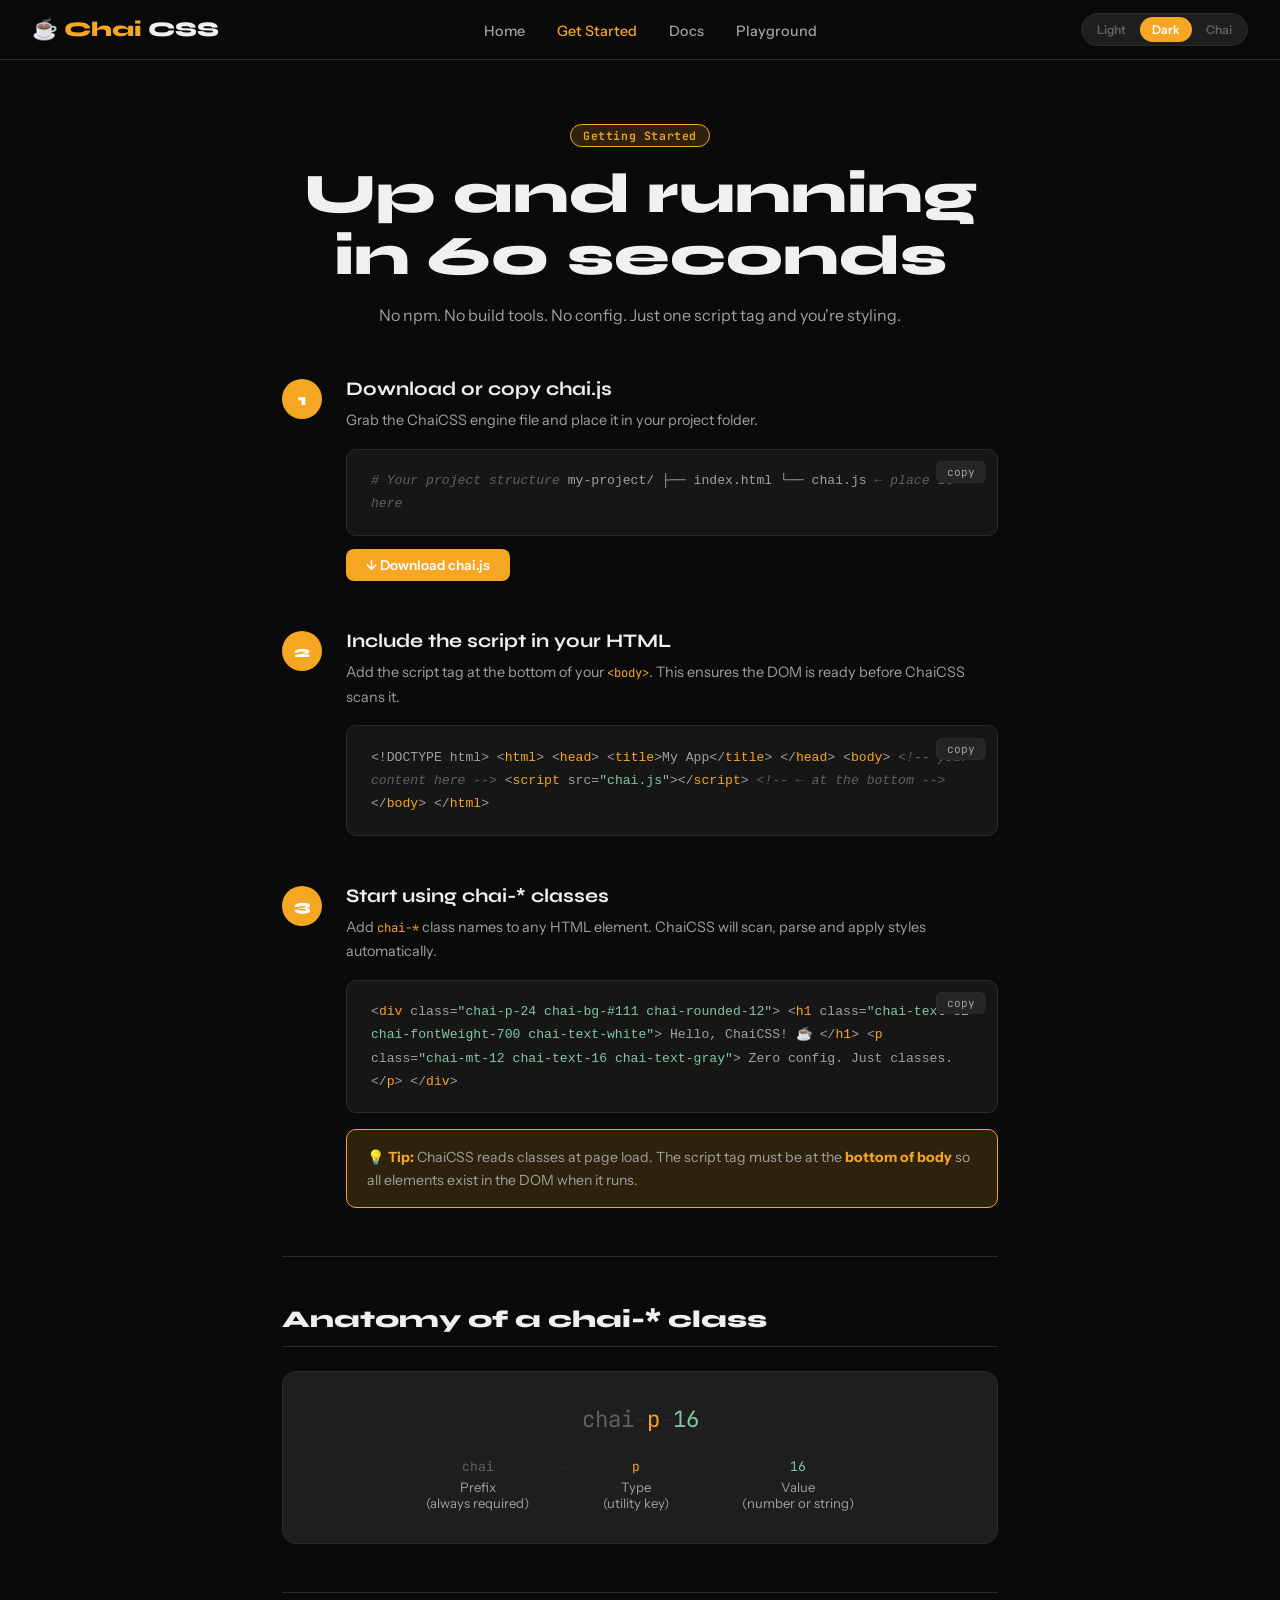
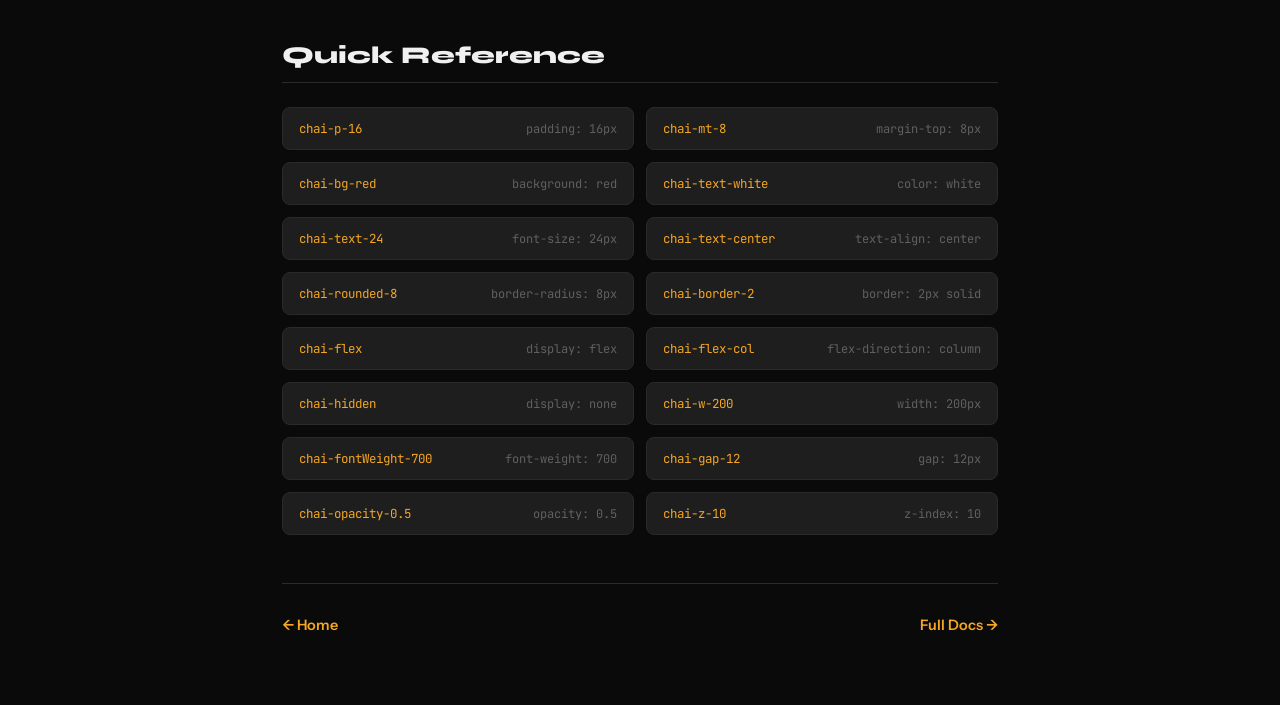
<file: getting-started.html>
<!DOCTYPE html>
<html lang="en" data-theme="dark">
<head>
    <meta charset="UTF-8" />
    <meta name="viewport" content="width=device-width, initial-scale=1.0" />
    <title>Getting Started — ChaiCSS</title>
    <link rel="stylesheet" href="shared.css" />
    <style>
        main { padding-top: 60px; }

        .page-hero {
            padding: 4rem 2rem 3rem;
            max-width: 800px;
            margin: 0 auto;
            text-align: center;
        }

        .page-title {
            font-family: 'Syne', sans-serif;
            font-size: clamp(2rem, 5vw, 3.5rem);
            font-weight: 800;
            color: var(--text);
            line-height: 1.1;
            margin-bottom: 1rem;
        }

        .page-sub {
            color: var(--text2);
            font-size: 1rem;
            line-height: 1.7;
        }

        .content {
            max-width: 780px;
            margin: 0 auto;
            padding: 0 2rem 5rem;
        }

        .step {
            display: flex;
            gap: 1.5rem;
            margin-bottom: 3rem;
        }

        .step-number {
            flex-shrink: 0;
            width: 40px;
            height: 40px;
            background: var(--accent);
            color: #fff;
            border-radius: 50%;
            display: flex;
            align-items: center;
            justify-content: center;
            font-family: 'Syne', sans-serif;
            font-weight: 800;
            font-size: 1rem;
            margin-top: 2px;
        }

        .step-content { flex: 1; }

        .step-title {
            font-family: 'Syne', sans-serif;
            font-weight: 700;
            font-size: 1.2rem;
            color: var(--text);
            margin-bottom: 0.5rem;
        }

        .step-desc {
            color: var(--text2);
            font-size: 0.9rem;
            line-height: 1.7;
            margin-bottom: 1rem;
        }

        .divider {
            border: none;
            border-top: 1px solid var(--border);
            margin: 3rem 0;
        }

        .tip-box {
            background: var(--accent-glow);
            border: 1px solid var(--accent);
            border-radius: 10px;
            padding: 1rem 1.25rem;
            font-size: 0.88rem;
            color: var(--text2);
            line-height: 1.6;
            margin-top: 1rem;
        }

        .tip-box strong { color: var(--accent); }

        .section-heading {
            font-family: 'Syne', sans-serif;
            font-weight: 800;
            font-size: 1.5rem;
            color: var(--text);
            margin-bottom: 1.5rem;
            padding-bottom: 0.75rem;
            border-bottom: 1px solid var(--border);
        }

        .quick-ref {
            display: grid;
            grid-template-columns: 1fr 1fr;
            gap: 0.75rem;
        }

        @media (max-width: 560px) { .quick-ref { grid-template-columns: 1fr; } }

        .ref-item {
            background: var(--surface);
            border: 1px solid var(--border);
            border-radius: 8px;
            padding: 0.75rem 1rem;
            display: flex;
            justify-content: space-between;
            align-items: center;
        }

        .ref-class {
            font-family: 'JetBrains Mono', monospace;
            font-size: 0.78rem;
            color: var(--accent);
        }

        .ref-output {
            font-family: 'JetBrains Mono', monospace;
            font-size: 0.75rem;
            color: var(--text3);
        }

        .nav-bottom {
            display: flex;
            justify-content: space-between;
            margin-top: 3rem;
            padding-top: 2rem;
            border-top: 1px solid var(--border);
        }

        .nav-btn {
            color: var(--accent);
            text-decoration: none;
            font-size: 0.9rem;
            font-weight: 600;
            display: flex;
            align-items: center;
            gap: 0.4rem;
            transition: gap 0.2s;
        }

        .nav-btn:hover { gap: 0.7rem; }
    </style>
</head>
<body>

<nav>
    <a href="index.html" class="nav-logo">☕ Chai<span>CSS</span></a>
    <ul class="nav-links">
        <li><a href="index.html">Home</a></li>
        <li><a href="getting-started.html" class="active">Get Started</a></li>
        <li><a href="docs.html">Docs</a></li>
        <li><a href="playground.html">Playground</a></li>
    </ul>
    <div class="theme-toggle">
        <button class="theme-btn" data-theme="light">Light</button>
        <button class="theme-btn active" data-theme="dark">Dark</button>
        <button class="theme-btn" data-theme="chai">Chai</button>
    </div>
</nav>

<main>
    <div class="page-hero">
        <span class="badge">Getting Started</span>
        <h1 class="page-title" style="margin-top:1rem;">Up and running<br/>in 60 seconds</h1>
        <p class="page-sub">No npm. No build tools. No config. Just one script tag and you're styling.</p>
    </div>

    <div class="content">

        <!-- STEP 1 -->
        <div class="step">
            <div class="step-number">1</div>
            <div class="step-content">
                <div class="step-title">Download or copy chai.js</div>
                <div class="step-desc">Grab the ChaiCSS engine file and place it in your project folder.</div>
                <div class="code-block">
                    <button class="copy-btn">copy</button>
                    <code><span class="comment"># Your project structure</span>
my-project/
├── index.html
└── chai.js   <span class="comment">← place it here</span></code>
                </div>
                <a href="chai.js" download="chai.js" style="display:inline-flex;align-items:center;gap:0.5rem;margin-top:0.85rem;background:var(--accent);color:#fff;padding:8px 20px;border-radius:8px;text-decoration:none;font-size:0.85rem;font-weight:600;transition:all 0.2s;" onmouseover="this.style.background='var(--accent2)'" onmouseout="this.style.background='var(--accent)'">
                    ↓ Download chai.js
                </a>
            </div>
        </div>

        <!-- STEP 2 -->
        <div class="step">
            <div class="step-number">2</div>
            <div class="step-content">
                <div class="step-title">Include the script in your HTML</div>
                <div class="step-desc">Add the script tag at the bottom of your <code style="color:var(--accent);font-family:'JetBrains Mono',monospace;font-size:0.85em">&lt;body&gt;</code>. This ensures the DOM is ready before ChaiCSS scans it.</div>
                <div class="code-block">
                    <button class="copy-btn">copy</button>
                    <code>&lt;!DOCTYPE html&gt;
&lt;<span class="keyword">html</span>&gt;
&lt;<span class="keyword">head</span>&gt;
  &lt;<span class="keyword">title</span>&gt;My App&lt;/<span class="keyword">title</span>&gt;
&lt;/<span class="keyword">head</span>&gt;
&lt;<span class="keyword">body</span>&gt;

  <span class="comment">&lt;!-- your content here --&gt;</span>

  &lt;<span class="keyword">script</span> src=<span class="string">"chai.js"</span>&gt;&lt;/<span class="keyword">script</span>&gt; <span class="comment">&lt;!-- ← at the bottom --&gt;</span>
&lt;/<span class="keyword">body</span>&gt;
&lt;/<span class="keyword">html</span>&gt;</code>
                </div>
            </div>
        </div>

        <!-- STEP 3 -->
        <div class="step">
            <div class="step-number">3</div>
            <div class="step-content">
                <div class="step-title">Start using chai-* classes</div>
                <div class="step-desc">Add <code style="color:var(--accent);font-family:'JetBrains Mono',monospace;font-size:0.85em">chai-*</code> class names to any HTML element. ChaiCSS will scan, parse and apply styles automatically.</div>
                <div class="code-block">
                    <button class="copy-btn">copy</button>
                    <code>&lt;<span class="keyword">div</span> class=<span class="string">"chai-p-24 chai-bg-#111 chai-rounded-12"</span>&gt;
  &lt;<span class="keyword">h1</span> class=<span class="string">"chai-text-32 chai-fontWeight-700 chai-text-white"</span>&gt;
    Hello, ChaiCSS! ☕
  &lt;/<span class="keyword">h1</span>&gt;
  &lt;<span class="keyword">p</span> class=<span class="string">"chai-mt-12 chai-text-16 chai-text-gray"</span>&gt;
    Zero config. Just classes.
  &lt;/<span class="keyword">p</span>&gt;
&lt;/<span class="keyword">div</span>&gt;</code>
                </div>
                <div class="tip-box">
                    <strong>💡 Tip:</strong> ChaiCSS reads classes at page load. The script tag must be at the <strong>bottom of body</strong> so all elements exist in the DOM when it runs.
                </div>
            </div>
        </div>

        <hr class="divider" />

        <!-- CLASS ANATOMY -->
        <h2 class="section-heading">Anatomy of a chai-* class</h2>

        <div style="background:var(--surface);border:1px solid var(--border);border-radius:14px;padding:2rem;margin-bottom:2rem;">
            <div style="font-family:'JetBrains Mono',monospace;font-size:1.4rem;color:var(--text);margin-bottom:1.5rem;text-align:center;">
                <span style="color:var(--text3);">chai</span><span style="color:var(--border);">-</span><span style="color:var(--accent);">p</span><span style="color:var(--border);">-</span><span style="color:#7ec8a0;">16</span>
            </div>
            <div style="display:flex;justify-content:center;gap:2rem;flex-wrap:wrap;font-size:0.82rem;text-align:center;">
                <div>
                    <div style="color:var(--text3);font-family:'JetBrains Mono',monospace;margin-bottom:4px;">chai</div>
                    <div style="color:var(--text2);">Prefix<br/>(always required)</div>
                </div>
                <div style="color:var(--border);">─</div>
                <div>
                    <div style="color:var(--accent);font-family:'JetBrains Mono',monospace;margin-bottom:4px;">p</div>
                    <div style="color:var(--text2);">Type<br/>(utility key)</div>
                </div>
                <div style="color:var(--border);">─</div>
                <div>
                    <div style="color:#7ec8a0;font-family:'JetBrains Mono',monospace;margin-bottom:4px;">16</div>
                    <div style="color:var(--text2);">Value<br/>(number or string)</div>
                </div>
            </div>
        </div>

        <hr class="divider" />

        <!-- QUICK REF -->
        <h2 class="section-heading">Quick Reference</h2>
        <div class="quick-ref">
            <div class="ref-item"><span class="ref-class">chai-p-16</span><span class="ref-output">padding: 16px</span></div>
            <div class="ref-item"><span class="ref-class">chai-mt-8</span><span class="ref-output">margin-top: 8px</span></div>
            <div class="ref-item"><span class="ref-class">chai-bg-red</span><span class="ref-output">background: red</span></div>
            <div class="ref-item"><span class="ref-class">chai-text-white</span><span class="ref-output">color: white</span></div>
            <div class="ref-item"><span class="ref-class">chai-text-24</span><span class="ref-output">font-size: 24px</span></div>
            <div class="ref-item"><span class="ref-class">chai-text-center</span><span class="ref-output">text-align: center</span></div>
            <div class="ref-item"><span class="ref-class">chai-rounded-8</span><span class="ref-output">border-radius: 8px</span></div>
            <div class="ref-item"><span class="ref-class">chai-border-2</span><span class="ref-output">border: 2px solid</span></div>
            <div class="ref-item"><span class="ref-class">chai-flex</span><span class="ref-output">display: flex</span></div>
            <div class="ref-item"><span class="ref-class">chai-flex-col</span><span class="ref-output">flex-direction: column</span></div>
            <div class="ref-item"><span class="ref-class">chai-hidden</span><span class="ref-output">display: none</span></div>
            <div class="ref-item"><span class="ref-class">chai-w-200</span><span class="ref-output">width: 200px</span></div>
            <div class="ref-item"><span class="ref-class">chai-fontWeight-700</span><span class="ref-output">font-weight: 700</span></div>
            <div class="ref-item"><span class="ref-class">chai-gap-12</span><span class="ref-output">gap: 12px</span></div>
            <div class="ref-item"><span class="ref-class">chai-opacity-0.5</span><span class="ref-output">opacity: 0.5</span></div>
            <div class="ref-item"><span class="ref-class">chai-z-10</span><span class="ref-output">z-index: 10</span></div>
        </div>

        <div class="nav-bottom">
            <a href="index.html" class="nav-btn">← Home</a>
            <a href="docs.html" class="nav-btn">Full Docs →</a>
        </div>
    </div>
</main>

<script src="theme.js"></script>
<script src="chai.js"></script>
</body>
</html>
</file>
<file: shared.css>
@import url('https://fonts.googleapis.com/css2?family=Syne:wght@400;600;700;800&family=JetBrains+Mono:wght@400;500;600&family=Instrument+Sans:wght@400;500;600&display=swap');

/* ── THEMES ── */
:root[data-theme="dark"] {
    --bg: #0a0a0a;
    --bg2: #111111;
    --bg3: #1a1a1a;
    --surface: #1e1e1e;
    --surface2: #252525;
    --border: #2a2a2a;
    --text: #f0f0f0;
    --text2: #a0a0a0;
    --text3: #606060;
    --accent: #f5a623;
    --accent2: #e8922a;
    --accent-glow: rgba(245, 166, 35, 0.15);
    --code-bg: #161616;
    --nav-bg: rgba(10,10,10,0.85);
}

:root[data-theme="light"] {
    --bg: #fafaf8;
    --bg2: #f0ede8;
    --bg3: #e8e4de;
    --surface: #ffffff;
    --surface2: #f5f2ed;
    --border: #e0dbd3;
    --text: #1a1a1a;
    --text2: #5a5a5a;
    --text3: #9a9a9a;
    --accent: #c47d0e;
    --accent2: #a06808;
    --accent-glow: rgba(196, 125, 14, 0.12);
    --code-bg: #f0ede8;
    --nav-bg: rgba(250,250,248,0.85);
}

:root[data-theme="chai"] {
    --bg: #1a0e05;
    --bg2: #231508;
    --bg3: #2d1c0c;
    --surface: #321f0e;
    --surface2: #3d2611;
    --border: #4a2f14;
    --text: #f5e6d0;
    --text2: #c4a882;
    --text3: #7a6040;
    --accent: #f5a623;
    --accent2: #ffbe55;
    --accent-glow: rgba(245, 166, 35, 0.2);
    --code-bg: #1f1108;
    --nav-bg: rgba(26,14,5,0.88);
}

* { margin: 0; padding: 0; box-sizing: border-box; }

body {
    background: var(--bg);
    color: var(--text);
    font-family: 'Instrument Sans', sans-serif;
    transition: background 0.3s, color 0.3s;
    min-height: 100vh;
}

/* ── NAV ── */
nav {
    position: fixed;
    top: 0; left: 0; right: 0;
    z-index: 100;
    background: var(--nav-bg);
    backdrop-filter: blur(16px);
    border-bottom: 1px solid var(--border);
    padding: 0 2rem;
    height: 60px;
    display: flex;
    align-items: center;
    justify-content: space-between;
}

.nav-logo {
    font-family: 'Syne', sans-serif;
    font-weight: 800;
    font-size: 1.3rem;
    color: var(--accent);
    text-decoration: none;
    display: flex;
    align-items: center;
    gap: 0.4rem;
}

.nav-logo span { color: var(--text); }

.nav-links {
    display: flex;
    align-items: center;
    gap: 2rem;
    list-style: none;
}

.nav-links a {
    color: var(--text2);
    text-decoration: none;
    font-size: 0.9rem;
    font-weight: 500;
    transition: color 0.2s;
}

.nav-links a:hover, .nav-links a.active { color: var(--accent); }

/* ── THEME TOGGLE ── */
.theme-toggle {
    display: flex;
    background: var(--surface);
    border: 1px solid var(--border);
    border-radius: 999px;
    padding: 3px;
    gap: 2px;
}

.theme-btn {
    background: none;
    border: none;
    cursor: pointer;
    padding: 5px 12px;
    border-radius: 999px;
    font-size: 0.75rem;
    font-weight: 600;
    color: var(--text3);
    transition: all 0.2s;
    font-family: 'Instrument Sans', sans-serif;
}

.theme-btn.active {
    background: var(--accent);
    color: #fff;
}

/* ── CODE BLOCKS ── */
.code-block {
    background: var(--code-bg);
    border: 1px solid var(--border);
    border-radius: 10px;
    padding: 1.2rem 1.5rem;
    font-family: 'JetBrains Mono', monospace;
    font-size: 0.82rem;
    color: var(--text2);
    overflow-x: auto;
    position: relative;
    line-height: 1.7;
}

.code-block .keyword { color: var(--accent); }
.code-block .string { color: #7ec8a0; }
.code-block .comment { color: var(--text3); font-style: italic; }

/* ── COPY BUTTON ── */
.copy-btn {
    position: absolute;
    top: 0.7rem;
    right: 0.7rem;
    background: var(--surface2);
    border: 1px solid var(--border);
    color: var(--text2);
    padding: 3px 10px;
    border-radius: 6px;
    font-size: 0.7rem;
    cursor: pointer;
    font-family: 'JetBrains Mono', monospace;
    transition: all 0.2s;
}
.copy-btn:hover { background: var(--accent); color: #fff; border-color: var(--accent); }

/* ── BADGE ── */
.badge {
    display: inline-block;
    background: var(--accent-glow);
    color: var(--accent);
    border: 1px solid var(--accent);
    border-radius: 999px;
    padding: 3px 12px;
    font-size: 0.72rem;
    font-weight: 600;
    font-family: 'JetBrains Mono', monospace;
    letter-spacing: 0.05em;
}

/* ── SCROLLBAR ── */
::-webkit-scrollbar { width: 6px; height: 6px; }
::-webkit-scrollbar-track { background: var(--bg2); }
::-webkit-scrollbar-thumb { background: var(--border); border-radius: 999px; }
::-webkit-scrollbar-thumb:hover { background: var(--accent); }

/* ── THEME SCRIPT ── */
</file>
